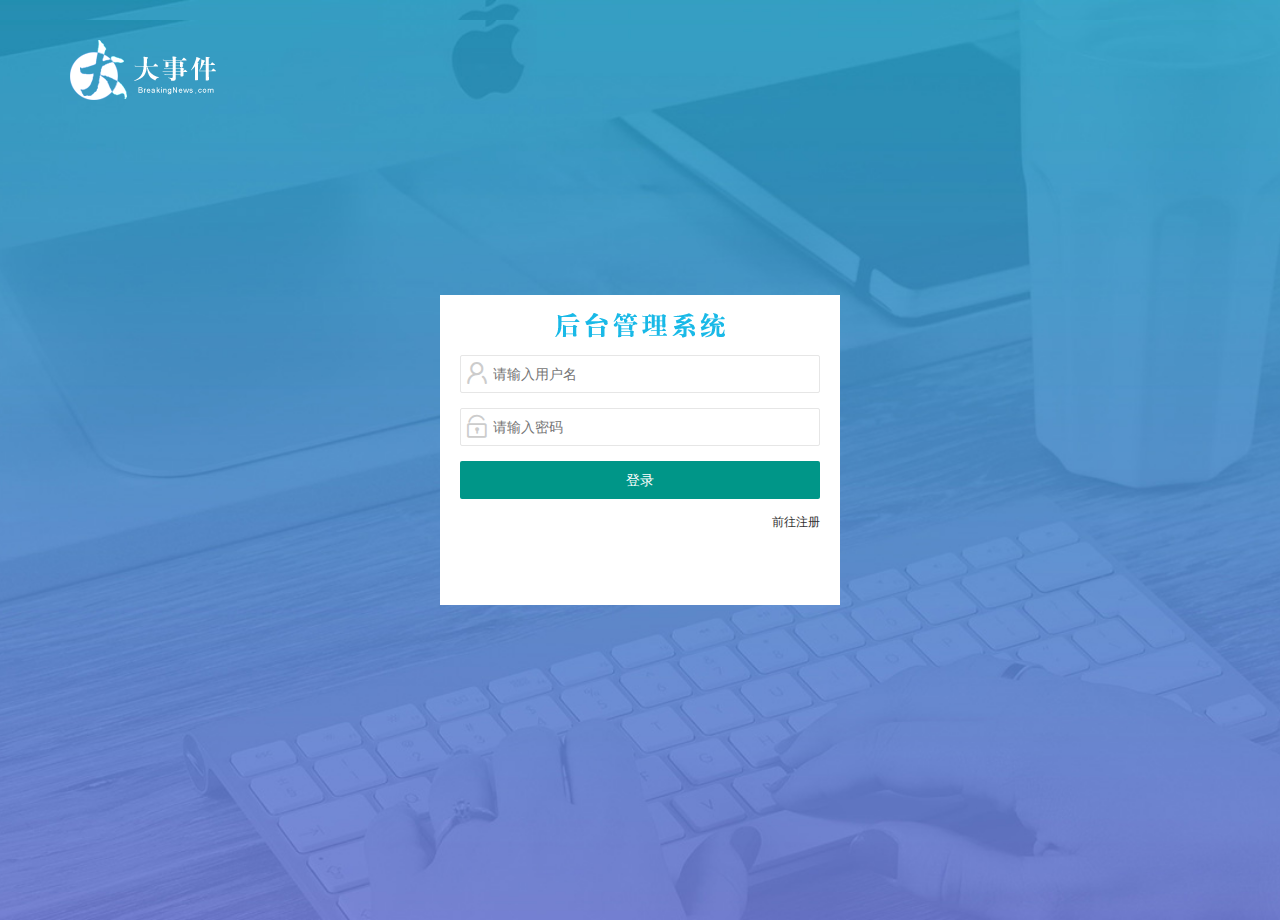
<file: login.html>
<!DOCTYPE html>
<html lang="en">
<head>
    <meta charset="UTF-8">
    <meta name="viewport" content="width=device-width, initial-scale=1.0">
    <title>登陆页面</title>
    <link rel="stylesheet" href="/assets/lib/layui/css/layui.css">
    <link rel="stylesheet" href="/assets/css/login.css">
</head>
<body>
    <!-- logo -->
    <div class="logo layui-main">
        <img class="logo" src="/assets/images/logo.png" alt="logo">
    </div>
    <!-- login -->
    <div class="loginandreg">
        <!-- title -->
        <div class="title_box">
            
        </div>
        <div class="login_box">
            <form class="layui-form" id="login_form">
                <div class="layui-form-item">
                    <i class="layui-icon layui-icon-username" style="font-size: 26px; color: #ccc;"></i>
                    <input type="text" name="username" required  lay-verify="required" placeholder="请输入用户名" autocomplete="off" class="layui-input">
                </div>
                <div class="layui-form-item">
                    <i class="layui-icon layui-icon-password" style="font-size: 26px; color: #ccc;"></i>
                    <input type="password" name="password" required  lay-verify="required|psd" placeholder="请输入密码" autocomplete="off" class="layui-input">
                </div>
                <div class="layui-form-item">
                    <button class="layui-btn layui-btn-fluid" lay-submit lay-filter="formDemo">登录</button>
                </div>
                <div class="layui-form-item links">
                    <a href="javascript:;" id="toreg">前往注册</a>
                </div>
            </form>
            
        </div>
        <div class="reg_box">
            <form class="layui-form" id='form_reg'>
                <div class="layui-form-item">
                    <i class="layui-icon layui-icon-username" style="font-size: 26px; color: #ccc;"></i>
                    <input type="text" name="username" required  lay-verify="required" placeholder="请输入用户名" autocomplete="off" class="layui-input">
                </div>
                <div class="layui-form-item">
                    <i class="layui-icon layui-icon-password" style="font-size: 26px; color: #ccc;"></i>
                    <input type="password" name="password" required  lay-verify="required|psd" placeholder="请输入密码" autocomplete="off" class="layui-input">
                </div>
                <div class="layui-form-item">
                    <i class="layui-icon layui-icon-password" style="font-size: 26px; color: #ccc;"></i>
                    <input type="password" name="repassword" required  lay-verify="required|psd|repsd" placeholder="请再次输入密码" autocomplete="off" class="layui-input">
                </div>
                <div class="layui-form-item">
                    <button class="layui-btn layui-btn-fluid" lay-submit lay-filter="formDemo">注册</button>
                </div>
                <div class="layui-form-item links">
                    <a href="javascript:;" id="tologin">前往登录</a>
                </div>
            </form>
            
        </div>
    </div>
    <script src="/assets/lib/layui/layui.all.js"></script>
    <script src="/assets/lib/jquery.js"></script>
    <script src="/assets/js/baseapi.js"></script>
    <script src="/assets/js/login.js"></script>
</body>
</html>
</file>
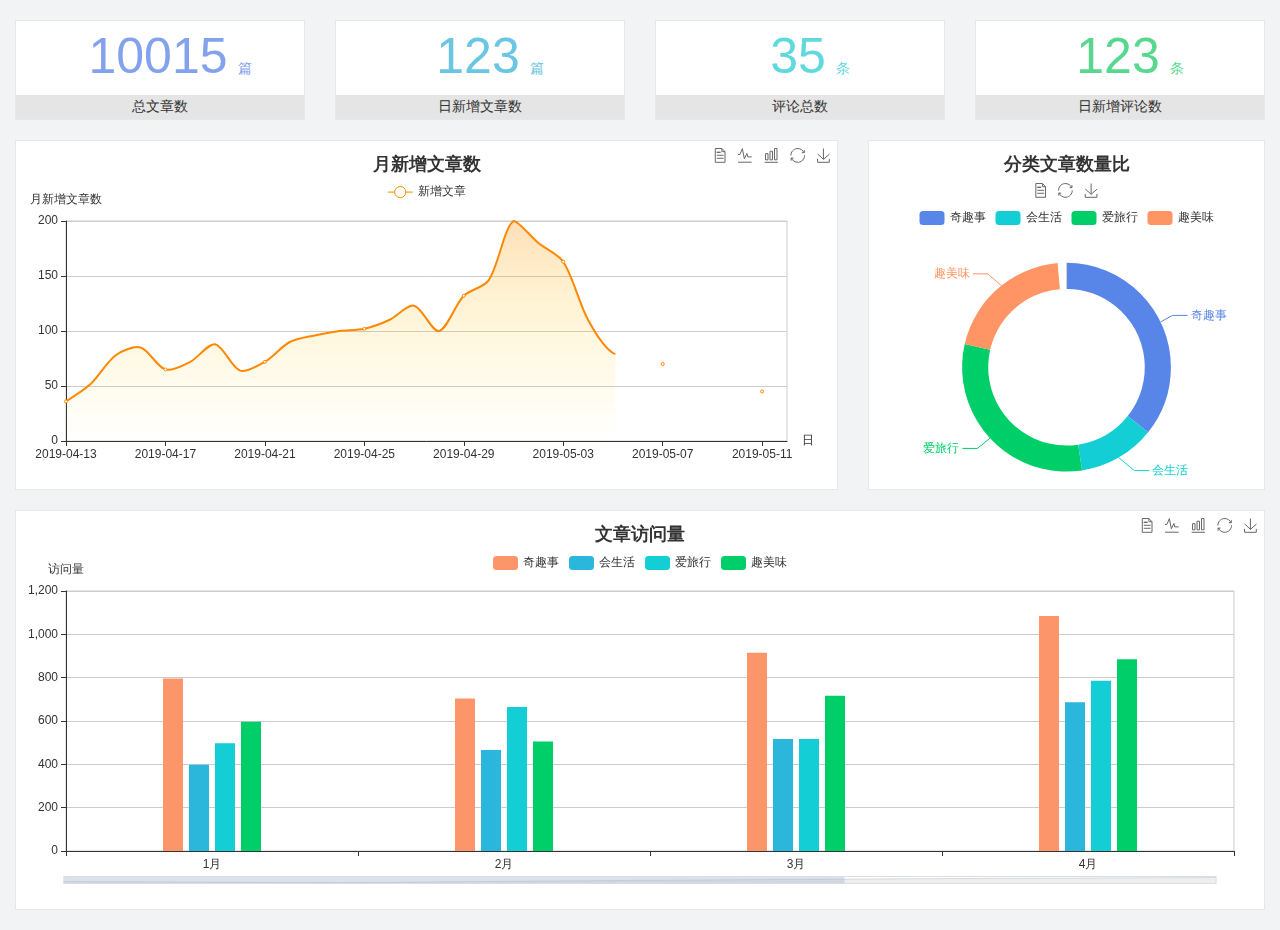
<file: home/dashboard.html>
<!DOCTYPE html>
<html lang="en">

<head>
  <meta charset="UTF-8">
  <meta name="viewport" content="width=device-width, initial-scale=1.0">
  <meta http-equiv="X-UA-Compatible" content="ie=edge">
  <title>图表统计</title>
  <link rel="stylesheet" href="../../assets/lib/bootstrap.css" />
  <link rel="stylesheet" href="../../assets/lib/main.css" />
  <script src="../../assets/lib/jquery.js"></script>
  <script type="text/javascript" src="../../assets/lib/echarts.min.js"></script>
</head>

<body>
  <div class="container-fluid">
    <div class="row spannel_list">
      <div class="col-sm-3 col-xs-6">
        <div class="spannel">
          <em>10015</em><span>篇</span>
          <b>总文章数</b>
        </div>
      </div>
      <div class="col-sm-3 col-xs-6">
        <div class="spannel scolor01">
          <em>123</em><span>篇</span>
          <b>日新增文章数</b>
        </div>
      </div>
      <div class="col-sm-3 col-xs-6">
        <div class="spannel scolor02">
          <em>35</em><span>条</span>
          <b>评论总数</b>
        </div>
      </div>
      <div class="col-sm-3 col-xs-6">
        <div class="spannel scolor03">
          <em>123</em><span>条</span>
          <b>日新增评论数</b>
        </div>
      </div>
    </div>
  </div>

  <div class="container-fluid">
    <div class="row curve-pie">
      <div class="col-lg-8 col-md-8">
        <div class="gragh_pannel" id="curve_show"></div>
      </div>
      <div class="col-lg-4 col-md-4">
        <div class="gragh_pannel" id="pie_show"></div>
      </div>
    </div>
  </div>

  <div class="container-fluid">
    <div class="column_pannel" id="column_show"></div>
  </div>

  <script>
    var oChart = echarts.init(document.getElementById('curve_show'));
    var aList_all = [
      { 'count': 36, 'date': '2019-04-13' },
      { 'count': 52, 'date': '2019-04-14' },
      { 'count': 78, 'date': '2019-04-15' },
      { 'count': 85, 'date': '2019-04-16' },
      { 'count': 65, 'date': '2019-04-17' },
      { 'count': 72, 'date': '2019-04-18' },
      { 'count': 88, 'date': '2019-04-19' },
      { 'count': 64, 'date': '2019-04-20' },
      { 'count': 72, 'date': '2019-04-21' },
      { 'count': 90, 'date': '2019-04-22' },
      { 'count': 96, 'date': '2019-04-23' },
      { 'count': 100, 'date': '2019-04-24' },
      { 'count': 102, 'date': '2019-04-25' },
      { 'count': 110, 'date': '2019-04-26' },
      { 'count': 123, 'date': '2019-04-27' },
      { 'count': 100, 'date': '2019-04-28' },
      { 'count': 132, 'date': '2019-04-29' },
      { 'count': 146, 'date': '2019-04-30' },
      { 'count': 200, 'date': '2019-05-01' },
      { 'count': 180, 'date': '2019-05-02' },
      { 'count': 163, 'date': '2019-05-03' },
      { 'count': 110, 'date': '2019-05-04' },
      { 'count': 80, 'date': '2019-05-05' },
      { 'count': 82, 'date': '2019-05-06' },
      { 'count': 70, 'date': '2019-05-07' },
      { 'count': 65, 'date': '2019-05-08' },
      { 'count': 54, 'date': '2019-05-09' },
      { 'count': 40, 'date': '2019-05-10' },
      { 'count': 45, 'date': '2019-05-11' },
      { 'count': 38, 'date': '2019-05-12' },
    ];

    let aCount = [];
    let aDate = [];

    for (var i = 0; i < aList_all.length; i++) {
      aCount.push(aList_all[i].count);
      aDate.push(aList_all[i].date);
    }

    var chartopt = {
      title: {
        text: '月新增文章数',
        left: 'center',
        top: '10'
      },
      tooltip: {
        trigger: 'axis'
      },
      legend: {
        data: ['新增文章'],
        top: '40'
      },
      toolbox: {
        show: true,
        feature: {
          mark: { show: true },
          dataView: { show: true, readOnly: false },
          magicType: { show: true, type: ['line', 'bar'] },
          restore: { show: true },
          saveAsImage: { show: true }
        }
      },
      calculable: true,
      xAxis: [
        {
          name: '日',
          type: 'category',
          boundaryGap: false,
          data: aDate
        }
      ],
      yAxis: [
        {
          name: '月新增文章数',
          type: 'value'
        }
      ],
      series: [
        {
          name: '新增文章',
          type: 'line',
          smooth: true,
          itemStyle: { normal: { areaStyle: { type: 'default' }, color: '#f80' }, lineStyle: { color: '#f80' } },
          data: aCount
        }],
      areaStyle: {
        normal: {
          color: new echarts.graphic.LinearGradient(0, 0, 0, 1, [{
            offset: 0,
            color: 'rgba(255,136,0,0.39)'
          }, {
            offset: .34,
            color: 'rgba(255,180,0,0.25)'
          }, {
            offset: 1,
            color: 'rgba(255,222,0,0.00)'
          }])

        }
      },
      grid: {
        show: true,
        x: 50,
        x2: 50,
        y: 80,
        height: 220
      }
    };

    oChart.setOption(chartopt);


    var oPie = echarts.init(document.getElementById('pie_show'));
    var oPieopt =
    {
      title: {
        top: 10,
        text: '分类文章数量比',
        x: 'center'
      },
      tooltip: {
        trigger: 'item',
        formatter: "{a} <br/>{b} : {c} ({d}%)"
      },
      color: ['#5885e8', '#13cfd5', '#00ce68', '#ff9565'],
      legend: {
        x: 'center',
        top: 65,
        data: ['奇趣事', '会生活', '爱旅行', '趣美味']
      },
      toolbox: {
        show: true,
        x: 'center',
        top: 35,
        feature: {
          mark: { show: true },
          dataView: { show: true, readOnly: false },
          magicType: {
            show: true,
            type: ['pie', 'funnel'],
            option: {
              funnel: {
                x: '25%',
                width: '50%',
                funnelAlign: 'left',
                max: 1548
              }
            }
          },
          restore: { show: true },
          saveAsImage: { show: true }
        }
      },
      calculable: true,
      series: [
        {
          name: '访问来源',
          type: 'pie',
          radius: ['45%', '60%'],
          center: ['50%', '65%'],
          data: [
            { value: 300, name: '奇趣事' },
            { value: 100, name: '会生活' },
            { value: 260, name: '爱旅行' },
            { value: 180, name: '趣美味' }
          ]
        }
      ]
    };
    oPie.setOption(oPieopt);



    var oColumn = this.echarts.init(document.getElementById('column_show'));
    var oColumnopt =
    {
      title: {
        text: '文章访问量',
        left: 'center',
        top: '10'
      },
      tooltip: {
        trigger: 'axis'
      },
      legend: {
        data: ['奇趣事', '会生活', '爱旅行', '趣美味'],
        top: '40'
      },
      toolbox: {
        show: true,
        feature: {
          mark: { show: true },
          dataView: { show: true, readOnly: false },
          magicType: { show: true, type: ['line', 'bar'] },
          restore: { show: true },
          saveAsImage: { show: true }
        }
      },
      calculable: true,
      xAxis: [
        {
          type: 'category',
          data: ['1月', '2月', '3月', '4月', '5月']
        }
      ],
      yAxis: [
        {
          name: '访问量',
          type: 'value'
        }
      ],
      series: [
        {
          name: '奇趣事',
          type: 'bar',
          barWidth: 20,
          itemStyle: {
            normal: { areaStyle: { type: 'default' }, color: '#fd956a' }
          },
          data: [800, 708, 920, 1090, 1200]
        },
        {
          name: '会生活',
          type: 'bar',
          barWidth: 20,
          itemStyle: {
            normal: { areaStyle: { type: 'default' }, color: '#2bb6db' }
          },
          data: [400, 468, 520, 690, 800]
        },
        {
          name: '爱旅行',
          type: 'bar',
          barWidth: 20,
          itemStyle: {
            normal: { areaStyle: { type: 'default' }, color: '#13cfd5' }
          },
          data: [500, 668, 520, 790, 900]
        },
        {
          name: '趣美味',
          type: 'bar',
          barWidth: 20,
          itemStyle: {
            normal: { areaStyle: { type: 'default' }, color: '#00ce68' }
          },
          data: [600, 508, 720, 890, 1000]
        }
      ],
      grid: {
        show: true,
        x: 50,
        x2: 30,
        y: 80,
        height: 260
      },
      dataZoom: [//给x轴设置滚动条
        {
          start: 0,//默认为0
          end: 100 - 1000 / 31,//默认为100
          type: 'slider',
          show: true,
          xAxisIndex: [0],
          handleSize: 0,//滑动条的 左右2个滑动条的大小
          height: 8,//组件高度
          left: 45, //左边的距离
          right: 50,//右边的距离
          bottom: 26,//右边的距离
          handleColor: '#ddd',//h滑动图标的颜色
          handleStyle: {
            borderColor: "#cacaca",
            borderWidth: "1",
            shadowBlur: 2,
            background: "#ddd",
            shadowColor: "#ddd",
          }
        }]
    };
    oColumn.setOption(oColumnopt);
  </script>
</body>

</html>
</file>
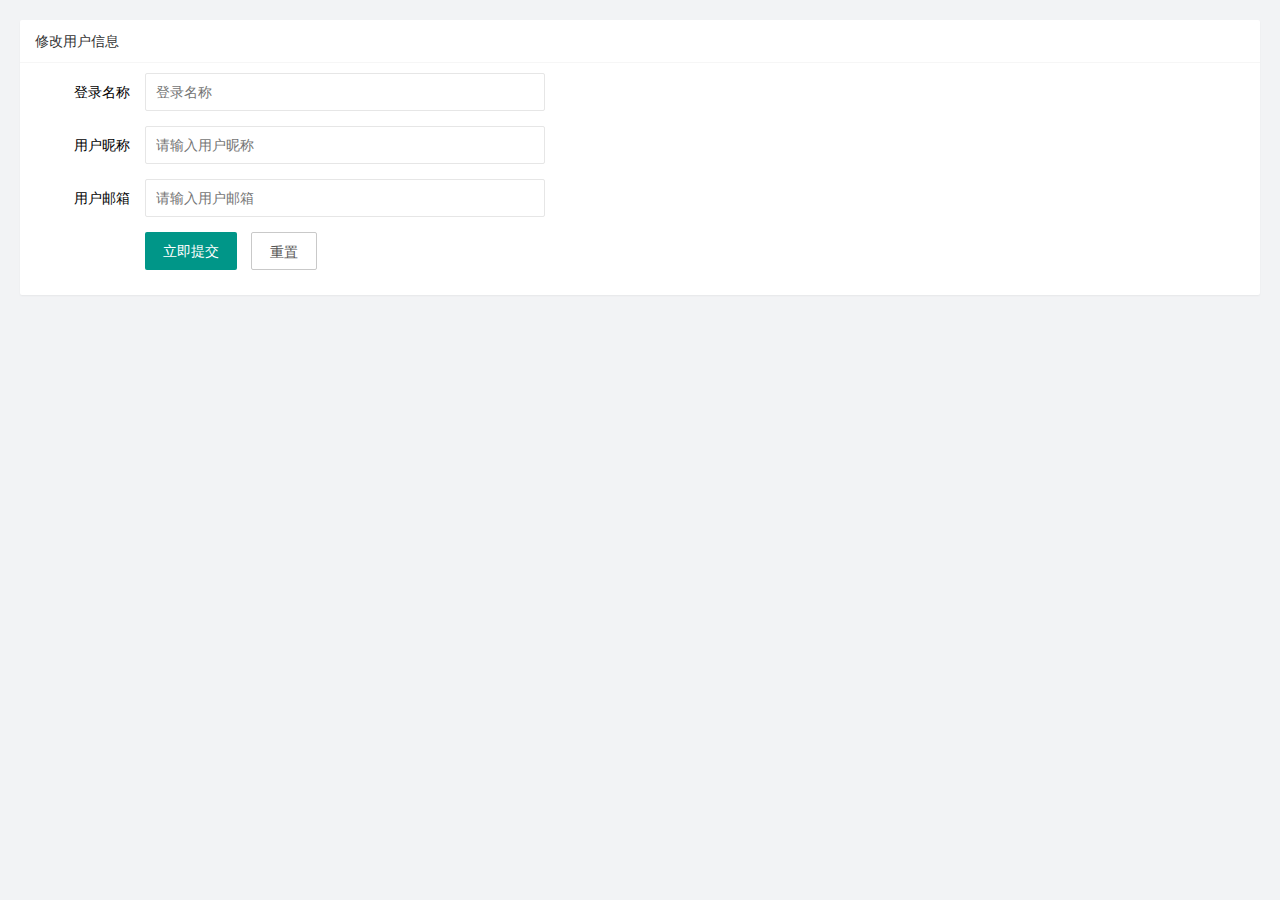
<file: user/user_info.html>
<!DOCTYPE html>
<html lang="en">
<head>
  <meta charset="UTF-8">
  <meta name="viewport" content="width=device-width, initial-scale=1.0">
  <title>个人资料</title>
  <link rel="stylesheet" href="/assets/lib/layui/css/layui.css">
  <link rel="stylesheet" href="/assets/css/user/user_info.css">
</head>
<body>
  <div class="layui-card">
    <div class="layui-card-header">修改用户信息</div>
    <div class="layui-card-body">
      <form class="layui-form" lay-filter="userinfo" id="changeuserinfo">
        <input type="hidden" name="id">
        <div class="layui-form-item">
          <label class="layui-form-label">登录名称</label>
          <div class="layui-input-block">
            <input type="text" name="username" required lay-verify="required" placeholder="登录名称" autocomplete="off"
              class="layui-input" disabled>
          </div>
        </div>
        <div class="layui-form-item">
          <label class="layui-form-label">用户昵称</label>
          <div class="layui-input-block">
            <input type="text" name="nickname" required lay-verify="required|nickname" placeholder="请输入用户昵称" autocomplete="off"
              class="layui-input">
          </div>
        </div>
        <div class="layui-form-item">
          <label class="layui-form-label">用户邮箱</label>
          <div class="layui-input-block">
            <input type="text" name="email" required lay-verify="required|email" placeholder="请输入用户邮箱" autocomplete="off"
              class="layui-input">
          </div>
        </div>
        <div class="layui-form-item">
          <div class="layui-input-block">
            <button class="layui-btn" lay-submit lay-filter="formDemo" >立即提交</button>
            <button type="reset" class="layui-btn layui-btn-primary" id="resetBtn">重置</button>
          </div>
        </div>
      </form>
    </div>
  </div>
  <script src="/assets/lib/jquery.js"></script>
  <script src="/assets/lib/layui/layui.all.js"></script>
  <script src="/assets/js/baseapi.js"></script>
  <script src="/assets/js/user/user_info.js"></script>
</body>
</html>
</file>
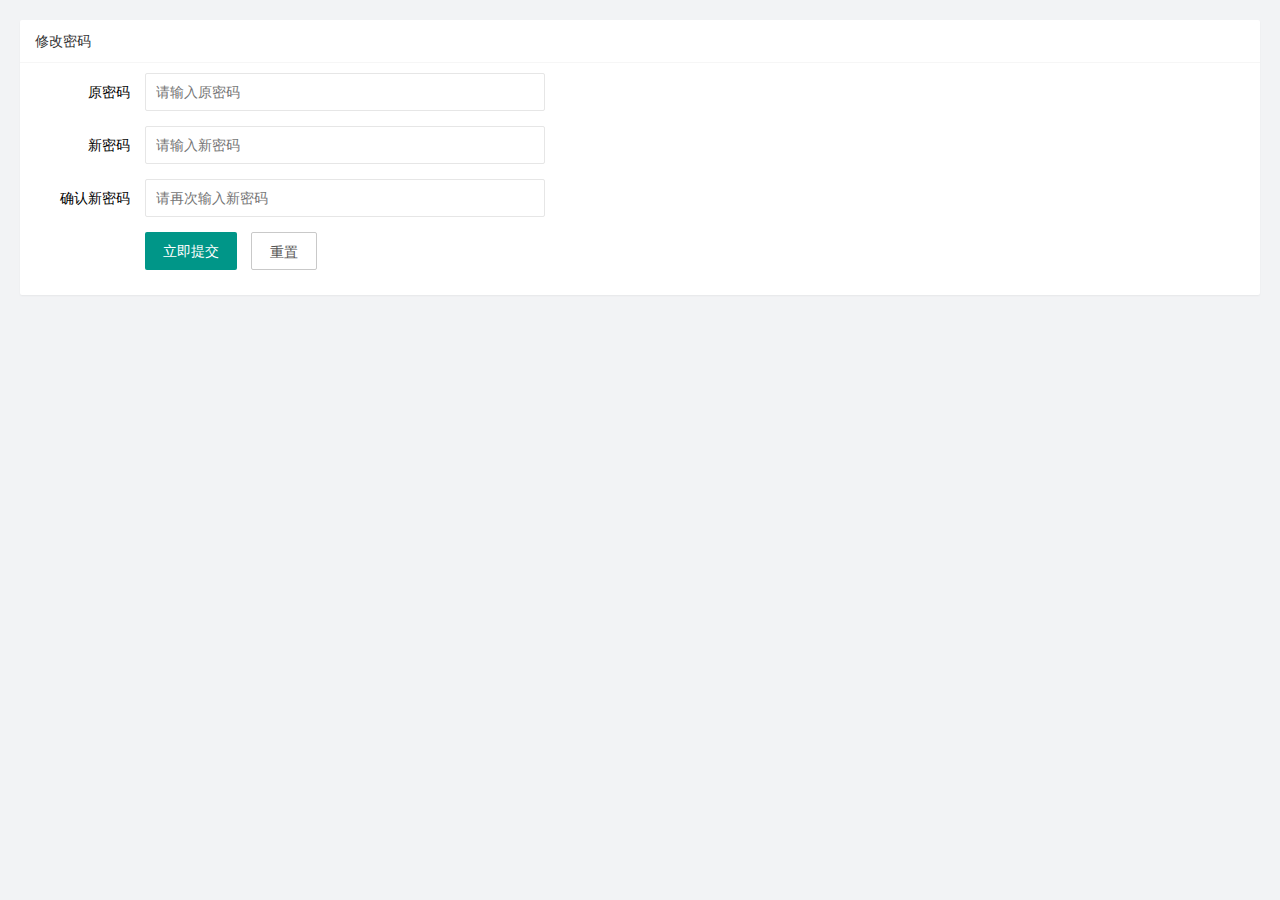
<file: user/user_psd.htm>
<!DOCTYPE html>
<html lang="en">
<head>
  <meta charset="UTF-8">
  <meta name="viewport" content="width=device-width, initial-scale=1.0">
  <title>重置密码</title>
  <link rel="stylesheet" href="/assets/lib/layui/css/layui.css">
  <link rel="stylesheet" href="/assets/css/user/user_psd.css">

</head>
<body>
  <div class="layui-card">
    <div class="layui-card-header">修改密码</div>
    <div class="layui-card-body">
      <form class="layui-form" lay-filter="userpsd" id="changeuserpsd">
        <div class="layui-form-item">
          <label class="layui-form-label">原密码</label>
          <div class="layui-input-block">
            <input type="password" name="oldPwd" required lay-verify="required|psd" placeholder="请输入原密码" autocomplete="off"
              class="layui-input">
          </div>
        </div>
        <div class="layui-form-item">
          <label class="layui-form-label">新密码</label>
          <div class="layui-input-block">
            <input type="password" name="newPwd" required lay-verify="required|psd|samePsd" placeholder="请输入新密码" autocomplete="off"
              class="layui-input">
          </div>
        </div>
        <div class="layui-form-item">
          <label class="layui-form-label">确认新密码</label>
          <div class="layui-input-block">
            <input type="password" name="reNewPwd" required lay-verify="required|psd|rePsd" placeholder="请再次输入新密码" autocomplete="off"
              class="layui-input">
          </div>
        </div>
        <div class="layui-form-item">
          <div class="layui-input-block">
            <button class="layui-btn" lay-submit lay-filter="formDemo" >立即提交</button>
            <button type="reset" class="layui-btn layui-btn-primary" id="resetBtn">重置</button>
          </div>
        </div>
      </form>
    </div>
  </div>
  <script src="/assets/lib/jquery.js"></script>
  <script src="/assets/lib/layui/layui.all.js"></script>
  <script src="/assets/js/baseapi.js"></script>
  <script src="/assets/js/user/user_psd.js"></script>
</html>
</file>
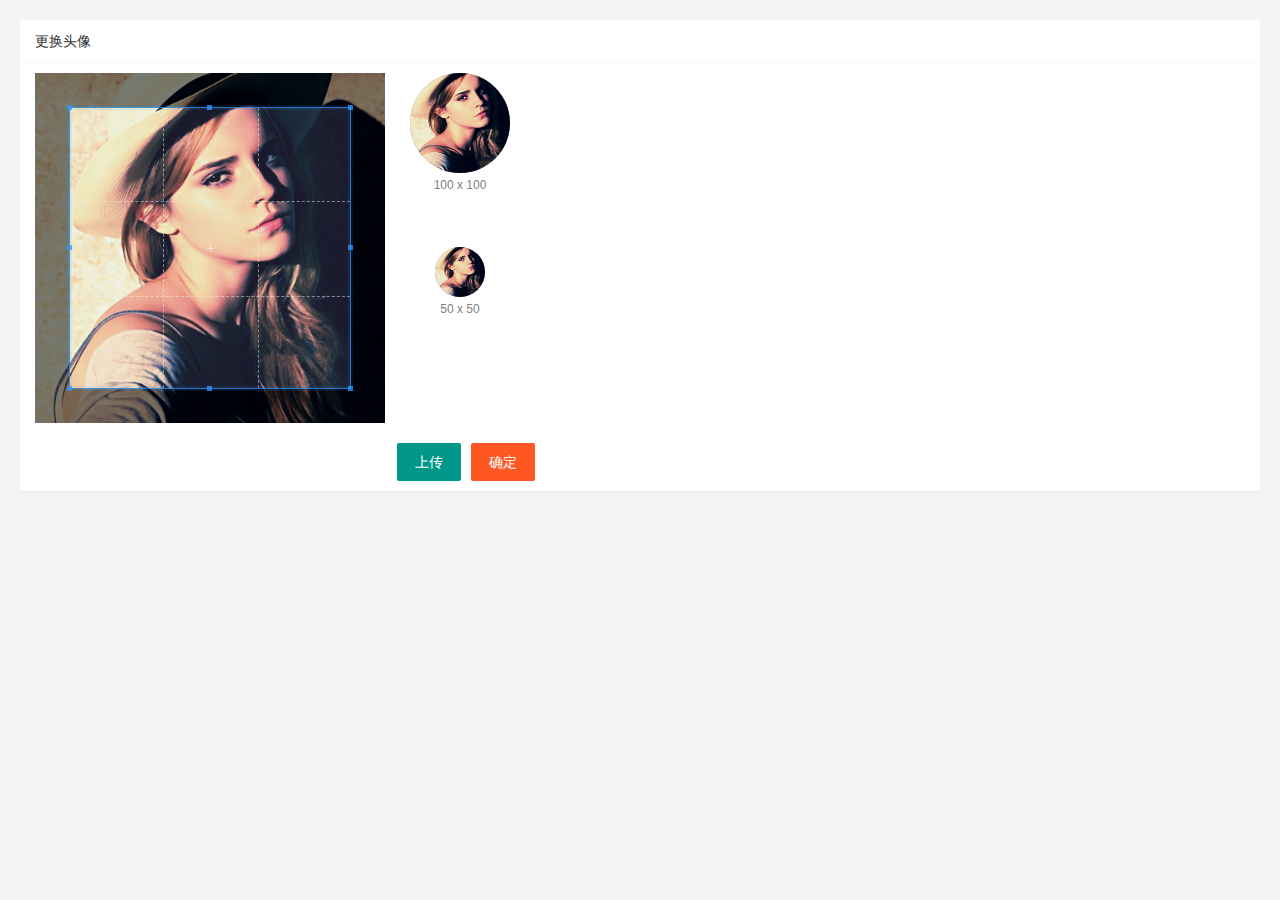
<file: user/user_touxiang.html>
<!DOCTYPE html>
<html lang="en">

<head>
  <meta charset="UTF-8">
  <meta name="viewport" content="width=device-width, initial-scale=1.0">
  <title>更换头像</title>
  <link rel="stylesheet" href="/assets/lib/layui/css/layui.css">
  <link rel="stylesheet" href="/assets/lib/cropper/cropper.css" />
  <link rel="stylesheet" href="/assets/css/user/user_touxiang.css">
</head>

<body>
  <div class="layui-card">
    <div class="layui-card-header">更换头像</div>
    <div class="layui-card-body">
      <!-- 第一行的图片裁剪和预览区域 -->
      <div class="row1">
        <!-- 图片裁剪区域 -->
        <div class="cropper-box">
          <!-- 这个 img 标签很重要，将来会把它初始化为裁剪区域 -->
          <img id="image" src="/assets/images/sample.jpg" />
        </div>
        <!-- 图片的预览区域 -->
        <div class="preview-box">
          <div>
            <!-- 宽高为 100px 的预览区域 -->
            <div class="img-preview w100"></div>
            <p class="size">100 x 100</p>
          </div>
          <div>
            <!-- 宽高为 50px 的预览区域 -->
            <div class="img-preview w50"></div>
            <p class="size">50 x 50</p>
          </div>
        </div>
      </div>

      <!-- 第二行的按钮区域 -->
      <div class="row2">
        <input type="file" id="file" accept="image/png,image/jpeg">
        <button type="button" class="layui-btn" id="choseimg">上传</button>
        <button type="button" class="layui-btn layui-btn-danger" id="sure">确定</button>
      </div>
    </div>
  </div>
  <script src="/assets/lib/layui/layui.all.js"></script>
  <script src="/assets/lib/jquery.js"></script>
  <script src="/assets/lib/cropper/Cropper.js"></script>
  <script src="/assets/lib/cropper/jquery-cropper.js"></script>
  <script src="/assets/js/baseapi.js"></script>  
  <script src="/assets/js/user/user_touxiang.js"></script>
</body>

</html>
</file>
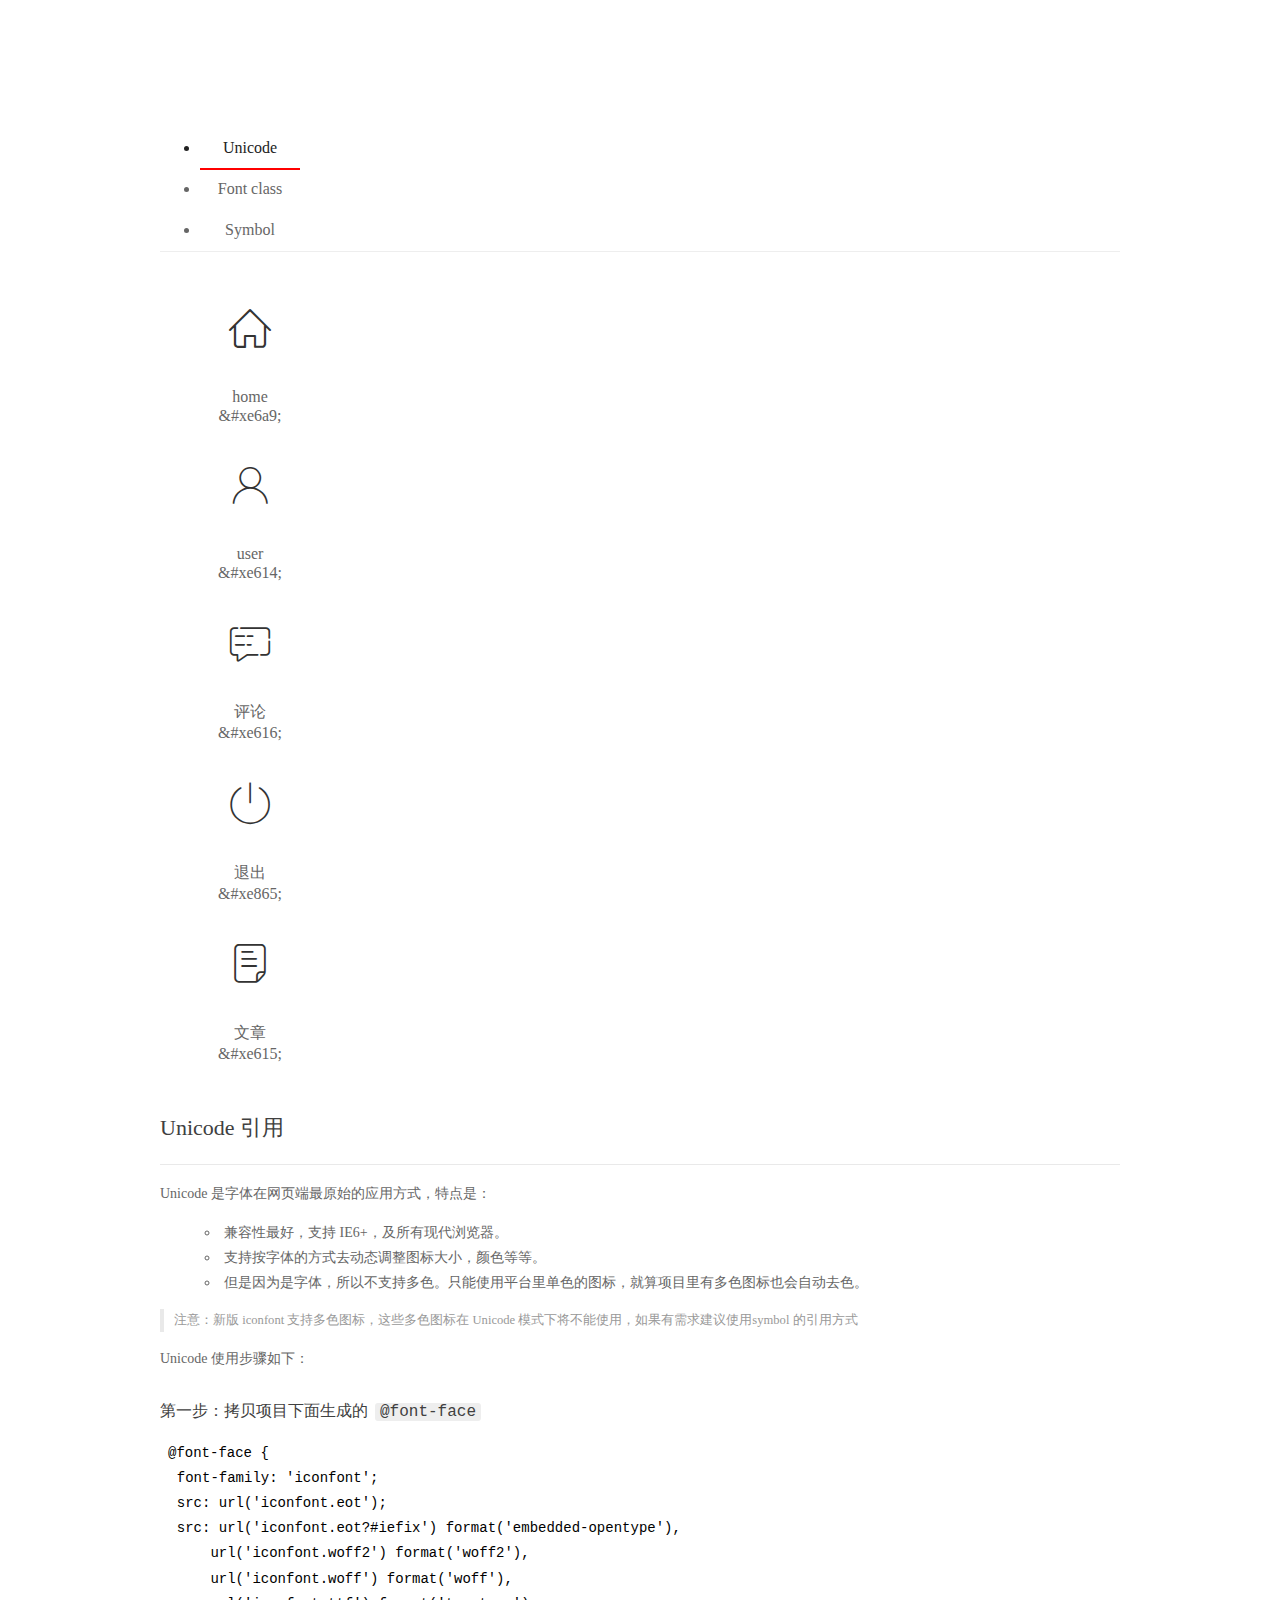
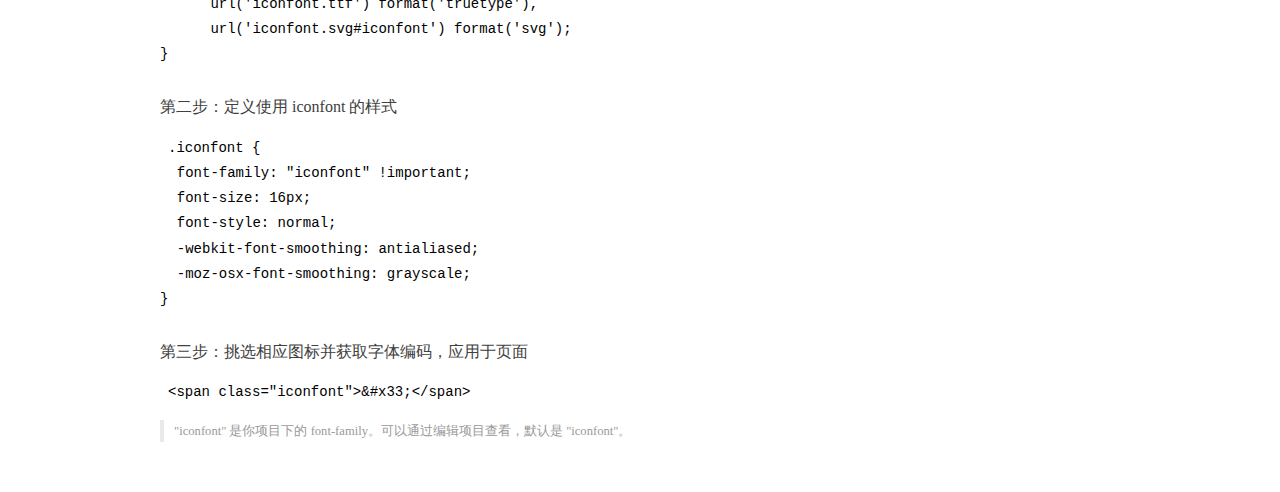
<file: assets/fonts/demo_index.html>
<!DOCTYPE html>
<html>
<head>
  <meta charset="utf-8"/>
  <title>IconFont Demo</title>
  <link rel="shortcut icon" href="https://gtms04.alicdn.com/tps/i4/TB1_oz6GVXXXXaFXpXXJDFnIXXX-64-64.ico" type="image/x-icon"/>
  <link rel="stylesheet" href="https://g.alicdn.com/thx/cube/1.3.2/cube.min.css">
  <link rel="stylesheet" href="demo.css">
  <link rel="stylesheet" href="iconfont.css">
  <script src="iconfont.js"></script>
  <!-- jQuery -->
  <script src="https://a1.alicdn.com/oss/uploads/2018/12/26/7bfddb60-08e8-11e9-9b04-53e73bb6408b.js"></script>
  <!-- 代码高亮 -->
  <script src="https://a1.alicdn.com/oss/uploads/2018/12/26/a3f714d0-08e6-11e9-8a15-ebf944d7534c.js"></script>
</head>
<body>
  <div class="main">
    <h1 class="logo"><a href="https://www.iconfont.cn/" title="iconfont 首页" target="_blank">&#xe86b;</a></h1>
    <div class="nav-tabs">
      <ul id="tabs" class="dib-box">
        <li class="dib active"><span>Unicode</span></li>
        <li class="dib"><span>Font class</span></li>
        <li class="dib"><span>Symbol</span></li>
      </ul>
      
    </div>
    <div class="tab-container">
      <div class="content unicode" style="display: block;">
          <ul class="icon_lists dib-box">
          
            <li class="dib">
              <span class="icon iconfont">&#xe6a9;</span>
                <div class="name">home</div>
                <div class="code-name">&amp;#xe6a9;</div>
              </li>
          
            <li class="dib">
              <span class="icon iconfont">&#xe614;</span>
                <div class="name">user</div>
                <div class="code-name">&amp;#xe614;</div>
              </li>
          
            <li class="dib">
              <span class="icon iconfont">&#xe616;</span>
                <div class="name">评论</div>
                <div class="code-name">&amp;#xe616;</div>
              </li>
          
            <li class="dib">
              <span class="icon iconfont">&#xe865;</span>
                <div class="name">退出</div>
                <div class="code-name">&amp;#xe865;</div>
              </li>
          
            <li class="dib">
              <span class="icon iconfont">&#xe615;</span>
                <div class="name">文章</div>
                <div class="code-name">&amp;#xe615;</div>
              </li>
          
          </ul>
          <div class="article markdown">
          <h2 id="unicode-">Unicode 引用</h2>
          <hr>

          <p>Unicode 是字体在网页端最原始的应用方式，特点是：</p>
          <ul>
            <li>兼容性最好，支持 IE6+，及所有现代浏览器。</li>
            <li>支持按字体的方式去动态调整图标大小，颜色等等。</li>
            <li>但是因为是字体，所以不支持多色。只能使用平台里单色的图标，就算项目里有多色图标也会自动去色。</li>
          </ul>
          <blockquote>
            <p>注意：新版 iconfont 支持多色图标，这些多色图标在 Unicode 模式下将不能使用，如果有需求建议使用symbol 的引用方式</p>
          </blockquote>
          <p>Unicode 使用步骤如下：</p>
          <h3 id="-font-face">第一步：拷贝项目下面生成的 <code>@font-face</code></h3>
<pre><code class="language-css"
>@font-face {
  font-family: 'iconfont';
  src: url('iconfont.eot');
  src: url('iconfont.eot?#iefix') format('embedded-opentype'),
      url('iconfont.woff2') format('woff2'),
      url('iconfont.woff') format('woff'),
      url('iconfont.ttf') format('truetype'),
      url('iconfont.svg#iconfont') format('svg');
}
</code></pre>
          <h3 id="-iconfont-">第二步：定义使用 iconfont 的样式</h3>
<pre><code class="language-css"
>.iconfont {
  font-family: "iconfont" !important;
  font-size: 16px;
  font-style: normal;
  -webkit-font-smoothing: antialiased;
  -moz-osx-font-smoothing: grayscale;
}
</code></pre>
          <h3 id="-">第三步：挑选相应图标并获取字体编码，应用于页面</h3>
<pre>
<code class="language-html"
>&lt;span class="iconfont"&gt;&amp;#x33;&lt;/span&gt;
</code></pre>
          <blockquote>
            <p>"iconfont" 是你项目下的 font-family。可以通过编辑项目查看，默认是 "iconfont"。</p>
          </blockquote>
          </div>
      </div>
      <div class="content font-class">
        <ul class="icon_lists dib-box">
          
          <li class="dib">
            <span class="icon iconfont icon-home"></span>
            <div class="name">
              home
            </div>
            <div class="code-name">.icon-home
            </div>
          </li>
          
          <li class="dib">
            <span class="icon iconfont icon-user"></span>
            <div class="name">
              user
            </div>
            <div class="code-name">.icon-user
            </div>
          </li>
          
          <li class="dib">
            <span class="icon iconfont icon-pinglun"></span>
            <div class="name">
              评论
            </div>
            <div class="code-name">.icon-pinglun
            </div>
          </li>
          
          <li class="dib">
            <span class="icon iconfont icon-tuichu"></span>
            <div class="name">
              退出
            </div>
            <div class="code-name">.icon-tuichu
            </div>
          </li>
          
          <li class="dib">
            <span class="icon iconfont icon-16"></span>
            <div class="name">
              文章
            </div>
            <div class="code-name">.icon-16
            </div>
          </li>
          
        </ul>
        <div class="article markdown">
        <h2 id="font-class-">font-class 引用</h2>
        <hr>

        <p>font-class 是 Unicode 使用方式的一种变种，主要是解决 Unicode 书写不直观，语意不明确的问题。</p>
        <p>与 Unicode 使用方式相比，具有如下特点：</p>
        <ul>
          <li>兼容性良好，支持 IE8+，及所有现代浏览器。</li>
          <li>相比于 Unicode 语意明确，书写更直观。可以很容易分辨这个 icon 是什么。</li>
          <li>因为使用 class 来定义图标，所以当要替换图标时，只需要修改 class 里面的 Unicode 引用。</li>
          <li>不过因为本质上还是使用的字体，所以多色图标还是不支持的。</li>
        </ul>
        <p>使用步骤如下：</p>
        <h3 id="-fontclass-">第一步：引入项目下面生成的 fontclass 代码：</h3>
<pre><code class="language-html">&lt;link rel="stylesheet" href="./iconfont.css"&gt;
</code></pre>
        <h3 id="-">第二步：挑选相应图标并获取类名，应用于页面：</h3>
<pre><code class="language-html">&lt;span class="iconfont icon-xxx"&gt;&lt;/span&gt;
</code></pre>
        <blockquote>
          <p>"
            iconfont" 是你项目下的 font-family。可以通过编辑项目查看，默认是 "iconfont"。</p>
        </blockquote>
      </div>
      </div>
      <div class="content symbol">
          <ul class="icon_lists dib-box">
          
            <li class="dib">
                <svg class="icon svg-icon" aria-hidden="true">
                  <use xlink:href="#icon-home"></use>
                </svg>
                <div class="name">home</div>
                <div class="code-name">#icon-home</div>
            </li>
          
            <li class="dib">
                <svg class="icon svg-icon" aria-hidden="true">
                  <use xlink:href="#icon-user"></use>
                </svg>
                <div class="name">user</div>
                <div class="code-name">#icon-user</div>
            </li>
          
            <li class="dib">
                <svg class="icon svg-icon" aria-hidden="true">
                  <use xlink:href="#icon-pinglun"></use>
                </svg>
                <div class="name">评论</div>
                <div class="code-name">#icon-pinglun</div>
            </li>
          
            <li class="dib">
                <svg class="icon svg-icon" aria-hidden="true">
                  <use xlink:href="#icon-tuichu"></use>
                </svg>
                <div class="name">退出</div>
                <div class="code-name">#icon-tuichu</div>
            </li>
          
            <li class="dib">
                <svg class="icon svg-icon" aria-hidden="true">
                  <use xlink:href="#icon-16"></use>
                </svg>
                <div class="name">文章</div>
                <div class="code-name">#icon-16</div>
            </li>
          
          </ul>
          <div class="article markdown">
          <h2 id="symbol-">Symbol 引用</h2>
          <hr>

          <p>这是一种全新的使用方式，应该说这才是未来的主流，也是平台目前推荐的用法。相关介绍可以参考这篇<a href="">文章</a>
            这种用法其实是做了一个 SVG 的集合，与另外两种相比具有如下特点：</p>
          <ul>
            <li>支持多色图标了，不再受单色限制。</li>
            <li>通过一些技巧，支持像字体那样，通过 <code>font-size</code>, <code>color</code> 来调整样式。</li>
            <li>兼容性较差，支持 IE9+，及现代浏览器。</li>
            <li>浏览器渲染 SVG 的性能一般，还不如 png。</li>
          </ul>
          <p>使用步骤如下：</p>
          <h3 id="-symbol-">第一步：引入项目下面生成的 symbol 代码：</h3>
<pre><code class="language-html">&lt;script src="./iconfont.js"&gt;&lt;/script&gt;
</code></pre>
          <h3 id="-css-">第二步：加入通用 CSS 代码（引入一次就行）：</h3>
<pre><code class="language-html">&lt;style&gt;
.icon {
  width: 1em;
  height: 1em;
  vertical-align: -0.15em;
  fill: currentColor;
  overflow: hidden;
}
&lt;/style&gt;
</code></pre>
          <h3 id="-">第三步：挑选相应图标并获取类名，应用于页面：</h3>
<pre><code class="language-html">&lt;svg class="icon" aria-hidden="true"&gt;
  &lt;use xlink:href="#icon-xxx"&gt;&lt;/use&gt;
&lt;/svg&gt;
</code></pre>
          </div>
      </div>

    </div>
  </div>
  <script>
  $(document).ready(function () {
      $('.tab-container .content:first').show()

      $('#tabs li').click(function (e) {
        var tabContent = $('.tab-container .content')
        var index = $(this).index()

        if ($(this).hasClass('active')) {
          return
        } else {
          $('#tabs li').removeClass('active')
          $(this).addClass('active')

          tabContent.hide().eq(index).fadeIn()
        }
      })
    })
  </script>
</body>
</html>
</file>
<file: assets/lib/layui/css/layui.css>
/** layui-v2.5.5 MIT License By https://www.layui.com */
 .layui-inline,img{display:inline-block;vertical-align:middle}h1,h2,h3,h4,h5,h6{font-weight:400}.layui-edge,.layui-header,.layui-inline,.layui-main{position:relative}.layui-body,.layui-edge,.layui-elip{overflow:hidden}.layui-btn,.layui-edge,.layui-inline,img{vertical-align:middle}.layui-btn,.layui-disabled,.layui-icon,.layui-unselect{-moz-user-select:none;-webkit-user-select:none;-ms-user-select:none}.layui-elip,.layui-form-checkbox span,.layui-form-pane .layui-form-label{text-overflow:ellipsis;white-space:nowrap}.layui-breadcrumb,.layui-tree-btnGroup{visibility:hidden}blockquote,body,button,dd,div,dl,dt,form,h1,h2,h3,h4,h5,h6,input,li,ol,p,pre,td,textarea,th,ul{margin:0;padding:0;-webkit-tap-highlight-color:rgba(0,0,0,0)}a:active,a:hover{outline:0}img{border:none}li{list-style:none}table{border-collapse:collapse;border-spacing:0}h4,h5,h6{font-size:100%}button,input,optgroup,option,select,textarea{font-family:inherit;font-size:inherit;font-style:inherit;font-weight:inherit;outline:0}pre{white-space:pre-wrap;white-space:-moz-pre-wrap;white-space:-pre-wrap;white-space:-o-pre-wrap;word-wrap:break-word}body{line-height:24px;font:14px Helvetica Neue,Helvetica,PingFang SC,Tahoma,Arial,sans-serif}hr{height:1px;margin:10px 0;border:0;clear:both}a{color:#333;text-decoration:none}a:hover{color:#777}a cite{font-style:normal;*cursor:pointer}.layui-border-box,.layui-border-box *{box-sizing:border-box}.layui-box,.layui-box *{box-sizing:content-box}.layui-clear{clear:both;*zoom:1}.layui-clear:after{content:'\20';clear:both;*zoom:1;display:block;height:0}.layui-inline{*display:inline;*zoom:1}.layui-edge{display:inline-block;width:0;height:0;border-width:6px;border-style:dashed;border-color:transparent}.layui-edge-top{top:-4px;border-bottom-color:#999;border-bottom-style:solid}.layui-edge-right{border-left-color:#999;border-left-style:solid}.layui-edge-bottom{top:2px;border-top-color:#999;border-top-style:solid}.layui-edge-left{border-right-color:#999;border-right-style:solid}.layui-disabled,.layui-disabled:hover{color:#d2d2d2!important;cursor:not-allowed!important}.layui-circle{border-radius:100%}.layui-show{display:block!important}.layui-hide{display:none!important}@font-face{font-family:layui-icon;src:url(../font/iconfont.eot?v=250);src:url(../font/iconfont.eot?v=250#iefix) format('embedded-opentype'),url(../font/iconfont.woff2?v=250) format('woff2'),url(../font/iconfont.woff?v=250) format('woff'),url(../font/iconfont.ttf?v=250) format('truetype'),url(../font/iconfont.svg?v=250#layui-icon) format('svg')}.layui-icon{font-family:layui-icon!important;font-size:16px;font-style:normal;-webkit-font-smoothing:antialiased;-moz-osx-font-smoothing:grayscale}.layui-icon-reply-fill:before{content:"\e611"}.layui-icon-set-fill:before{content:"\e614"}.layui-icon-menu-fill:before{content:"\e60f"}.layui-icon-search:before{content:"\e615"}.layui-icon-share:before{content:"\e641"}.layui-icon-set-sm:before{content:"\e620"}.layui-icon-engine:before{content:"\e628"}.layui-icon-close:before{content:"\1006"}.layui-icon-close-fill:before{content:"\1007"}.layui-icon-chart-screen:before{content:"\e629"}.layui-icon-star:before{content:"\e600"}.layui-icon-circle-dot:before{content:"\e617"}.layui-icon-chat:before{content:"\e606"}.layui-icon-release:before{content:"\e609"}.layui-icon-list:before{content:"\e60a"}.layui-icon-chart:before{content:"\e62c"}.layui-icon-ok-circle:before{content:"\1005"}.layui-icon-layim-theme:before{content:"\e61b"}.layui-icon-table:before{content:"\e62d"}.layui-icon-right:before{content:"\e602"}.layui-icon-left:before{content:"\e603"}.layui-icon-cart-simple:before{content:"\e698"}.layui-icon-face-cry:before{content:"\e69c"}.layui-icon-face-smile:before{content:"\e6af"}.layui-icon-survey:before{content:"\e6b2"}.layui-icon-tree:before{content:"\e62e"}.layui-icon-upload-circle:before{content:"\e62f"}.layui-icon-add-circle:before{content:"\e61f"}.layui-icon-download-circle:before{content:"\e601"}.layui-icon-templeate-1:before{content:"\e630"}.layui-icon-util:before{content:"\e631"}.layui-icon-face-surprised:before{content:"\e664"}.layui-icon-edit:before{content:"\e642"}.layui-icon-speaker:before{content:"\e645"}.layui-icon-down:before{content:"\e61a"}.layui-icon-file:before{content:"\e621"}.layui-icon-layouts:before{content:"\e632"}.layui-icon-rate-half:before{content:"\e6c9"}.layui-icon-add-circle-fine:before{content:"\e608"}.layui-icon-prev-circle:before{content:"\e633"}.layui-icon-read:before{content:"\e705"}.layui-icon-404:before{content:"\e61c"}.layui-icon-carousel:before{content:"\e634"}.layui-icon-help:before{content:"\e607"}.layui-icon-code-circle:before{content:"\e635"}.layui-icon-water:before{content:"\e636"}.layui-icon-username:before{content:"\e66f"}.layui-icon-find-fill:before{content:"\e670"}.layui-icon-about:before{content:"\e60b"}.layui-icon-location:before{content:"\e715"}.layui-icon-up:before{content:"\e619"}.layui-icon-pause:before{content:"\e651"}.layui-icon-date:before{content:"\e637"}.layui-icon-layim-uploadfile:before{content:"\e61d"}.layui-icon-delete:before{content:"\e640"}.layui-icon-play:before{content:"\e652"}.layui-icon-top:before{content:"\e604"}.layui-icon-friends:before{content:"\e612"}.layui-icon-refresh-3:before{content:"\e9aa"}.layui-icon-ok:before{content:"\e605"}.layui-icon-layer:before{content:"\e638"}.layui-icon-face-smile-fine:before{content:"\e60c"}.layui-icon-dollar:before{content:"\e659"}.layui-icon-group:before{content:"\e613"}.layui-icon-layim-download:before{content:"\e61e"}.layui-icon-picture-fine:before{content:"\e60d"}.layui-icon-link:before{content:"\e64c"}.layui-icon-diamond:before{content:"\e735"}.layui-icon-log:before{content:"\e60e"}.layui-icon-rate-solid:before{content:"\e67a"}.layui-icon-fonts-del:before{content:"\e64f"}.layui-icon-unlink:before{content:"\e64d"}.layui-icon-fonts-clear:before{content:"\e639"}.layui-icon-triangle-r:before{content:"\e623"}.layui-icon-circle:before{content:"\e63f"}.layui-icon-radio:before{content:"\e643"}.layui-icon-align-center:before{content:"\e647"}.layui-icon-align-right:before{content:"\e648"}.layui-icon-align-left:before{content:"\e649"}.layui-icon-loading-1:before{content:"\e63e"}.layui-icon-return:before{content:"\e65c"}.layui-icon-fonts-strong:before{content:"\e62b"}.layui-icon-upload:before{content:"\e67c"}.layui-icon-dialogue:before{content:"\e63a"}.layui-icon-video:before{content:"\e6ed"}.layui-icon-headset:before{content:"\e6fc"}.layui-icon-cellphone-fine:before{content:"\e63b"}.layui-icon-add-1:before{content:"\e654"}.layui-icon-face-smile-b:before{content:"\e650"}.layui-icon-fonts-html:before{content:"\e64b"}.layui-icon-form:before{content:"\e63c"}.layui-icon-cart:before{content:"\e657"}.layui-icon-camera-fill:before{content:"\e65d"}.layui-icon-tabs:before{content:"\e62a"}.layui-icon-fonts-code:before{content:"\e64e"}.layui-icon-fire:before{content:"\e756"}.layui-icon-set:before{content:"\e716"}.layui-icon-fonts-u:before{content:"\e646"}.layui-icon-triangle-d:before{content:"\e625"}.layui-icon-tips:before{content:"\e702"}.layui-icon-picture:before{content:"\e64a"}.layui-icon-more-vertical:before{content:"\e671"}.layui-icon-flag:before{content:"\e66c"}.layui-icon-loading:before{content:"\e63d"}.layui-icon-fonts-i:before{content:"\e644"}.layui-icon-refresh-1:before{content:"\e666"}.layui-icon-rmb:before{content:"\e65e"}.layui-icon-home:before{content:"\e68e"}.layui-icon-user:before{content:"\e770"}.layui-icon-notice:before{content:"\e667"}.layui-icon-login-weibo:before{content:"\e675"}.layui-icon-voice:before{content:"\e688"}.layui-icon-upload-drag:before{content:"\e681"}.layui-icon-login-qq:before{content:"\e676"}.layui-icon-snowflake:before{content:"\e6b1"}.layui-icon-file-b:before{content:"\e655"}.layui-icon-template:before{content:"\e663"}.layui-icon-auz:before{content:"\e672"}.layui-icon-console:before{content:"\e665"}.layui-icon-app:before{content:"\e653"}.layui-icon-prev:before{content:"\e65a"}.layui-icon-website:before{content:"\e7ae"}.layui-icon-next:before{content:"\e65b"}.layui-icon-component:before{content:"\e857"}.layui-icon-more:before{content:"\e65f"}.layui-icon-login-wechat:before{content:"\e677"}.layui-icon-shrink-right:before{content:"\e668"}.layui-icon-spread-left:before{content:"\e66b"}.layui-icon-camera:before{content:"\e660"}.layui-icon-note:before{content:"\e66e"}.layui-icon-refresh:before{content:"\e669"}.layui-icon-female:before{content:"\e661"}.layui-icon-male:before{content:"\e662"}.layui-icon-password:before{content:"\e673"}.layui-icon-senior:before{content:"\e674"}.layui-icon-theme:before{content:"\e66a"}.layui-icon-tread:before{content:"\e6c5"}.layui-icon-praise:before{content:"\e6c6"}.layui-icon-star-fill:before{content:"\e658"}.layui-icon-rate:before{content:"\e67b"}.layui-icon-template-1:before{content:"\e656"}.layui-icon-vercode:before{content:"\e679"}.layui-icon-cellphone:before{content:"\e678"}.layui-icon-screen-full:before{content:"\e622"}.layui-icon-screen-restore:before{content:"\e758"}.layui-icon-cols:before{content:"\e610"}.layui-icon-export:before{content:"\e67d"}.layui-icon-print:before{content:"\e66d"}.layui-icon-slider:before{content:"\e714"}.layui-icon-addition:before{content:"\e624"}.layui-icon-subtraction:before{content:"\e67e"}.layui-icon-service:before{content:"\e626"}.layui-icon-transfer:before{content:"\e691"}.layui-main{width:1140px;margin:0 auto}.layui-header{z-index:1000;height:60px}.layui-header a:hover{transition:all .5s;-webkit-transition:all .5s}.layui-side{position:fixed;left:0;top:0;bottom:0;z-index:999;width:200px;overflow-x:hidden}.layui-side-scroll{position:relative;width:220px;height:100%;overflow-x:hidden}.layui-body{position:absolute;left:200px;right:0;top:0;bottom:0;z-index:998;width:auto;overflow-y:auto;box-sizing:border-box}.layui-layout-body{overflow:hidden}.layui-layout-admin .layui-header{background-color:#23262E}.layui-layout-admin .layui-side{top:60px;width:200px;overflow-x:hidden}.layui-layout-admin .layui-body{position:fixed;top:60px;bottom:44px}.layui-layout-admin .layui-main{width:auto;margin:0 15px}.layui-layout-admin .layui-footer{position:fixed;left:200px;right:0;bottom:0;height:44px;line-height:44px;padding:0 15px;background-color:#eee}.layui-layout-admin .layui-logo{position:absolute;left:0;top:0;width:200px;height:100%;line-height:60px;text-align:center;color:#009688;font-size:16px}.layui-layout-admin .layui-header .layui-nav{background:0 0}.layui-layout-left{position:absolute!important;left:200px;top:0}.layui-layout-right{position:absolute!important;right:0;top:0}.layui-container{position:relative;margin:0 auto;padding:0 15px;box-sizing:border-box}.layui-fluid{position:relative;margin:0 auto;padding:0 15px}.layui-row:after,.layui-row:before{content:'';display:block;clear:both}.layui-col-lg1,.layui-col-lg10,.layui-col-lg11,.layui-col-lg12,.layui-col-lg2,.layui-col-lg3,.layui-col-lg4,.layui-col-lg5,.layui-col-lg6,.layui-col-lg7,.layui-col-lg8,.layui-col-lg9,.layui-col-md1,.layui-col-md10,.layui-col-md11,.layui-col-md12,.layui-col-md2,.layui-col-md3,.layui-col-md4,.layui-col-md5,.layui-col-md6,.layui-col-md7,.layui-col-md8,.layui-col-md9,.layui-col-sm1,.layui-col-sm10,.layui-col-sm11,.layui-col-sm12,.layui-col-sm2,.layui-col-sm3,.layui-col-sm4,.layui-col-sm5,.layui-col-sm6,.layui-col-sm7,.layui-col-sm8,.layui-col-sm9,.layui-col-xs1,.layui-col-xs10,.layui-col-xs11,.layui-col-xs12,.layui-col-xs2,.layui-col-xs3,.layui-col-xs4,.layui-col-xs5,.layui-col-xs6,.layui-col-xs7,.layui-col-xs8,.layui-col-xs9{position:relative;display:block;box-sizing:border-box}.layui-col-xs1,.layui-col-xs10,.layui-col-xs11,.layui-col-xs12,.layui-col-xs2,.layui-col-xs3,.layui-col-xs4,.layui-col-xs5,.layui-col-xs6,.layui-col-xs7,.layui-col-xs8,.layui-col-xs9{float:left}.layui-col-xs1{width:8.33333333%}.layui-col-xs2{width:16.66666667%}.layui-col-xs3{width:25%}.layui-col-xs4{width:33.33333333%}.layui-col-xs5{width:41.66666667%}.layui-col-xs6{width:50%}.layui-col-xs7{width:58.33333333%}.layui-col-xs8{width:66.66666667%}.layui-col-xs9{width:75%}.layui-col-xs10{width:83.33333333%}.layui-col-xs11{width:91.66666667%}.layui-col-xs12{width:100%}.layui-col-xs-offset1{margin-left:8.33333333%}.layui-col-xs-offset2{margin-left:16.66666667%}.layui-col-xs-offset3{margin-left:25%}.layui-col-xs-offset4{margin-left:33.33333333%}.layui-col-xs-offset5{margin-left:41.66666667%}.layui-col-xs-offset6{margin-left:50%}.layui-col-xs-offset7{margin-left:58.33333333%}.layui-col-xs-offset8{margin-left:66.66666667%}.layui-col-xs-offset9{margin-left:75%}.layui-col-xs-offset10{margin-left:83.33333333%}.layui-col-xs-offset11{margin-left:91.66666667%}.layui-col-xs-offset12{margin-left:100%}@media screen and (max-width:768px){.layui-hide-xs{display:none!important}.layui-show-xs-block{display:block!important}.layui-show-xs-inline{display:inline!important}.layui-show-xs-inline-block{display:inline-block!important}}@media screen and (min-width:768px){.layui-container{width:750px}.layui-hide-sm{display:none!important}.layui-show-sm-block{display:block!important}.layui-show-sm-inline{display:inline!important}.layui-show-sm-inline-block{display:inline-block!important}.layui-col-sm1,.layui-col-sm10,.layui-col-sm11,.layui-col-sm12,.layui-col-sm2,.layui-col-sm3,.layui-col-sm4,.layui-col-sm5,.layui-col-sm6,.layui-col-sm7,.layui-col-sm8,.layui-col-sm9{float:left}.layui-col-sm1{width:8.33333333%}.layui-col-sm2{width:16.66666667%}.layui-col-sm3{width:25%}.layui-col-sm4{width:33.33333333%}.layui-col-sm5{width:41.66666667%}.layui-col-sm6{width:50%}.layui-col-sm7{width:58.33333333%}.layui-col-sm8{width:66.66666667%}.layui-col-sm9{width:75%}.layui-col-sm10{width:83.33333333%}.layui-col-sm11{width:91.66666667%}.layui-col-sm12{width:100%}.layui-col-sm-offset1{margin-left:8.33333333%}.layui-col-sm-offset2{margin-left:16.66666667%}.layui-col-sm-offset3{margin-left:25%}.layui-col-sm-offset4{margin-left:33.33333333%}.layui-col-sm-offset5{margin-left:41.66666667%}.layui-col-sm-offset6{margin-left:50%}.layui-col-sm-offset7{margin-left:58.33333333%}.layui-col-sm-offset8{margin-left:66.66666667%}.layui-col-sm-offset9{margin-left:75%}.layui-col-sm-offset10{margin-left:83.33333333%}.layui-col-sm-offset11{margin-left:91.66666667%}.layui-col-sm-offset12{margin-left:100%}}@media screen and (min-width:992px){.layui-container{width:970px}.layui-hide-md{display:none!important}.layui-show-md-block{display:block!important}.layui-show-md-inline{display:inline!important}.layui-show-md-inline-block{display:inline-block!important}.layui-col-md1,.layui-col-md10,.layui-col-md11,.layui-col-md12,.layui-col-md2,.layui-col-md3,.layui-col-md4,.layui-col-md5,.layui-col-md6,.layui-col-md7,.layui-col-md8,.layui-col-md9{float:left}.layui-col-md1{width:8.33333333%}.layui-col-md2{width:16.66666667%}.layui-col-md3{width:25%}.layui-col-md4{width:33.33333333%}.layui-col-md5{width:41.66666667%}.layui-col-md6{width:50%}.layui-col-md7{width:58.33333333%}.layui-col-md8{width:66.66666667%}.layui-col-md9{width:75%}.layui-col-md10{width:83.33333333%}.layui-col-md11{width:91.66666667%}.layui-col-md12{width:100%}.layui-col-md-offset1{margin-left:8.33333333%}.layui-col-md-offset2{margin-left:16.66666667%}.layui-col-md-offset3{margin-left:25%}.layui-col-md-offset4{margin-left:33.33333333%}.layui-col-md-offset5{margin-left:41.66666667%}.layui-col-md-offset6{margin-left:50%}.layui-col-md-offset7{margin-left:58.33333333%}.layui-col-md-offset8{margin-left:66.66666667%}.layui-col-md-offset9{margin-left:75%}.layui-col-md-offset10{margin-left:83.33333333%}.layui-col-md-offset11{margin-left:91.66666667%}.layui-col-md-offset12{margin-left:100%}}@media screen and (min-width:1200px){.layui-container{width:1170px}.layui-hide-lg{display:none!important}.layui-show-lg-block{display:block!important}.layui-show-lg-inline{display:inline!important}.layui-show-lg-inline-block{display:inline-block!important}.layui-col-lg1,.layui-col-lg10,.layui-col-lg11,.layui-col-lg12,.layui-col-lg2,.layui-col-lg3,.layui-col-lg4,.layui-col-lg5,.layui-col-lg6,.layui-col-lg7,.layui-col-lg8,.layui-col-lg9{float:left}.layui-col-lg1{width:8.33333333%}.layui-col-lg2{width:16.66666667%}.layui-col-lg3{width:25%}.layui-col-lg4{width:33.33333333%}.layui-col-lg5{width:41.66666667%}.layui-col-lg6{width:50%}.layui-col-lg7{width:58.33333333%}.layui-col-lg8{width:66.66666667%}.layui-col-lg9{width:75%}.layui-col-lg10{width:83.33333333%}.layui-col-lg11{width:91.66666667%}.layui-col-lg12{width:100%}.layui-col-lg-offset1{margin-left:8.33333333%}.layui-col-lg-offset2{margin-left:16.66666667%}.layui-col-lg-offset3{margin-left:25%}.layui-col-lg-offset4{margin-left:33.33333333%}.layui-col-lg-offset5{margin-left:41.66666667%}.layui-col-lg-offset6{margin-left:50%}.layui-col-lg-offset7{margin-left:58.33333333%}.layui-col-lg-offset8{margin-left:66.66666667%}.layui-col-lg-offset9{margin-left:75%}.layui-col-lg-offset10{margin-left:83.33333333%}.layui-col-lg-offset11{margin-left:91.66666667%}.layui-col-lg-offset12{margin-left:100%}}.layui-col-space1{margin:-.5px}.layui-col-space1>*{padding:.5px}.layui-col-space3{margin:-1.5px}.layui-col-space3>*{padding:1.5px}.layui-col-space5{margin:-2.5px}.layui-col-space5>*{padding:2.5px}.layui-col-space8{margin:-3.5px}.layui-col-space8>*{padding:3.5px}.layui-col-space10{margin:-5px}.layui-col-space10>*{padding:5px}.layui-col-space12{margin:-6px}.layui-col-space12>*{padding:6px}.layui-col-space15{margin:-7.5px}.layui-col-space15>*{padding:7.5px}.layui-col-space18{margin:-9px}.layui-col-space18>*{padding:9px}.layui-col-space20{margin:-10px}.layui-col-space20>*{padding:10px}.layui-col-space22{margin:-11px}.layui-col-space22>*{padding:11px}.layui-col-space25{margin:-12.5px}.layui-col-space25>*{padding:12.5px}.layui-col-space30{margin:-15px}.layui-col-space30>*{padding:15px}.layui-btn,.layui-input,.layui-select,.layui-textarea,.layui-upload-button{outline:0;-webkit-appearance:none;transition:all .3s;-webkit-transition:all .3s;box-sizing:border-box}.layui-elem-quote{margin-bottom:10px;padding:15px;line-height:22px;border-left:5px solid #009688;border-radius:0 2px 2px 0;background-color:#f2f2f2}.layui-quote-nm{border-style:solid;border-width:1px 1px 1px 5px;background:0 0}.layui-elem-field{margin-bottom:10px;padding:0;border-width:1px;border-style:solid}.layui-elem-field legend{margin-left:20px;padding:0 10px;font-size:20px;font-weight:300}.layui-field-title{margin:10px 0 20px;border-width:1px 0 0}.layui-field-box{padding:10px 15px}.layui-field-title .layui-field-box{padding:10px 0}.layui-progress{position:relative;height:6px;border-radius:20px;background-color:#e2e2e2}.layui-progress-bar{position:absolute;left:0;top:0;width:0;max-width:100%;height:6px;border-radius:20px;text-align:right;background-color:#5FB878;transition:all .3s;-webkit-transition:all .3s}.layui-progress-big,.layui-progress-big .layui-progress-bar{height:18px;line-height:18px}.layui-progress-text{position:relative;top:-20px;line-height:18px;font-size:12px;color:#666}.layui-progress-big .layui-progress-text{position:static;padding:0 10px;color:#fff}.layui-collapse{border-width:1px;border-style:solid;border-radius:2px}.layui-colla-content,.layui-colla-item{border-top-width:1px;border-top-style:solid}.layui-colla-item:first-child{border-top:none}.layui-colla-title{position:relative;height:42px;line-height:42px;padding:0 15px 0 35px;color:#333;background-color:#f2f2f2;cursor:pointer;font-size:14px;overflow:hidden}.layui-colla-content{display:none;padding:10px 15px;line-height:22px;color:#666}.layui-colla-icon{position:absolute;left:15px;top:0;font-size:14px}.layui-card{margin-bottom:15px;border-radius:2px;background-color:#fff;box-shadow:0 1px 2px 0 rgba(0,0,0,.05)}.layui-card:last-child{margin-bottom:0}.layui-card-header{position:relative;height:42px;line-height:42px;padding:0 15px;border-bottom:1px solid #f6f6f6;color:#333;border-radius:2px 2px 0 0;font-size:14px}.layui-bg-black,.layui-bg-blue,.layui-bg-cyan,.layui-bg-green,.layui-bg-orange,.layui-bg-red{color:#fff!important}.layui-card-body{position:relative;padding:10px 15px;line-height:24px}.layui-card-body[pad15]{padding:15px}.layui-card-body[pad20]{padding:20px}.layui-card-body .layui-table{margin:5px 0}.layui-card .layui-tab{margin:0}.layui-panel-window{position:relative;padding:15px;border-radius:0;border-top:5px solid #E6E6E6;background-color:#fff}.layui-auxiliar-moving{position:fixed;left:0;right:0;top:0;bottom:0;width:100%;height:100%;background:0 0;z-index:9999999999}.layui-form-label,.layui-form-mid,.layui-form-select,.layui-input-block,.layui-input-inline,.layui-textarea{position:relative}.layui-bg-red{background-color:#FF5722!important}.layui-bg-orange{background-color:#FFB800!important}.layui-bg-green{background-color:#009688!important}.layui-bg-cyan{background-color:#2F4056!important}.layui-bg-blue{background-color:#1E9FFF!important}.layui-bg-black{background-color:#393D49!important}.layui-bg-gray{background-color:#eee!important;color:#666!important}.layui-badge-rim,.layui-colla-content,.layui-colla-item,.layui-collapse,.layui-elem-field,.layui-form-pane .layui-form-item[pane],.layui-form-pane .layui-form-label,.layui-input,.layui-layedit,.layui-layedit-tool,.layui-quote-nm,.layui-select,.layui-tab-bar,.layui-tab-card,.layui-tab-title,.layui-tab-title .layui-this:after,.layui-textarea{border-color:#e6e6e6}.layui-timeline-item:before,hr{background-color:#e6e6e6}.layui-text{line-height:22px;font-size:14px;color:#666}.layui-text h1,.layui-text h2,.layui-text h3{font-weight:500;color:#333}.layui-text h1{font-size:30px}.layui-text h2{font-size:24px}.layui-text h3{font-size:18px}.layui-text a:not(.layui-btn){color:#01AAED}.layui-text a:not(.layui-btn):hover{text-decoration:underline}.layui-text ul{padding:5px 0 5px 15px}.layui-text ul li{margin-top:5px;list-style-type:disc}.layui-text em,.layui-word-aux{color:#999!important;padding:0 5px!important}.layui-btn{display:inline-block;height:38px;line-height:38px;padding:0 18px;background-color:#009688;color:#fff;white-space:nowrap;text-align:center;font-size:14px;border:none;border-radius:2px;cursor:pointer}.layui-btn:hover{opacity:.8;filter:alpha(opacity=80);color:#fff}.layui-btn:active{opacity:1;filter:alpha(opacity=100)}.layui-btn+.layui-btn{margin-left:10px}.layui-btn-container{font-size:0}.layui-btn-container .layui-btn{margin-right:10px;margin-bottom:10px}.layui-btn-container .layui-btn+.layui-btn{margin-left:0}.layui-table .layui-btn-container .layui-btn{margin-bottom:9px}.layui-btn-radius{border-radius:100px}.layui-btn .layui-icon{margin-right:3px;font-size:18px;vertical-align:bottom;vertical-align:middle\9}.layui-btn-primary{border:1px solid #C9C9C9;background-color:#fff;color:#555}.layui-btn-primary:hover{border-color:#009688;color:#333}.layui-btn-normal{background-color:#1E9FFF}.layui-btn-warm{background-color:#FFB800}.layui-btn-danger{background-color:#FF5722}.layui-btn-checked{background-color:#5FB878}.layui-btn-disabled,.layui-btn-disabled:active,.layui-btn-disabled:hover{border:1px solid #e6e6e6;background-color:#FBFBFB;color:#C9C9C9;cursor:not-allowed;opacity:1}.layui-btn-lg{height:44px;line-height:44px;padding:0 25px;font-size:16px}.layui-btn-sm{height:30px;line-height:30px;padding:0 10px;font-size:12px}.layui-btn-sm i{font-size:16px!important}.layui-btn-xs{height:22px;line-height:22px;padding:0 5px;font-size:12px}.layui-btn-xs i{font-size:14px!important}.layui-btn-group{display:inline-block;vertical-align:middle;font-size:0}.layui-btn-group .layui-btn{margin-left:0!important;margin-right:0!important;border-left:1px solid rgba(255,255,255,.5);border-radius:0}.layui-btn-group .layui-btn-primary{border-left:none}.layui-btn-group .layui-btn-primary:hover{border-color:#C9C9C9;color:#009688}.layui-btn-group .layui-btn:first-child{border-left:none;border-radius:2px 0 0 2px}.layui-btn-group .layui-btn-primary:first-child{border-left:1px solid #c9c9c9}.layui-btn-group .layui-btn:last-child{border-radius:0 2px 2px 0}.layui-btn-group .layui-btn+.layui-btn{margin-left:0}.layui-btn-group+.layui-btn-group{margin-left:10px}.layui-btn-fluid{width:100%}.layui-input,.layui-select,.layui-textarea{height:38px;line-height:1.3;line-height:38px\9;border-width:1px;border-style:solid;background-color:#fff;border-radius:2px}.layui-input::-webkit-input-placeholder,.layui-select::-webkit-input-placeholder,.layui-textarea::-webkit-input-placeholder{line-height:1.3}.layui-input,.layui-textarea{display:block;width:100%;padding-left:10px}.layui-input:hover,.layui-textarea:hover{border-color:#D2D2D2!important}.layui-input:focus,.layui-textarea:focus{border-color:#C9C9C9!important}.layui-textarea{min-height:100px;height:auto;line-height:20px;padding:6px 10px;resize:vertical}.layui-select{padding:0 10px}.layui-form input[type=checkbox],.layui-form input[type=radio],.layui-form select{display:none}.layui-form [lay-ignore]{display:initial}.layui-form-item{margin-bottom:15px;clear:both;*zoom:1}.layui-form-item:after{content:'\20';clear:both;*zoom:1;display:block;height:0}.layui-form-label{float:left;display:block;padding:9px 15px;width:80px;font-weight:400;line-height:20px;text-align:right}.layui-form-label-col{display:block;float:none;padding:9px 0;line-height:20px;text-align:left}.layui-form-item .layui-inline{margin-bottom:5px;margin-right:10px}.layui-input-block{margin-left:110px;min-height:36px}.layui-input-inline{display:inline-block;vertical-align:middle}.layui-form-item .layui-input-inline{float:left;width:190px;margin-right:10px}.layui-form-text .layui-input-inline{width:auto}.layui-form-mid{float:left;display:block;padding:9px 0!important;line-height:20px;margin-right:10px}.layui-form-danger+.layui-form-select .layui-input,.layui-form-danger:focus{border-color:#FF5722!important}.layui-form-select .layui-input{padding-right:30px;cursor:pointer}.layui-form-select .layui-edge{position:absolute;right:10px;top:50%;margin-top:-3px;cursor:pointer;border-width:6px;border-top-color:#c2c2c2;border-top-style:solid;transition:all .3s;-webkit-transition:all .3s}.layui-form-select dl{display:none;position:absolute;left:0;top:42px;padding:5px 0;z-index:899;min-width:100%;border:1px solid #d2d2d2;max-height:300px;overflow-y:auto;background-color:#fff;border-radius:2px;box-shadow:0 2px 4px rgba(0,0,0,.12);box-sizing:border-box}.layui-form-select dl dd,.layui-form-select dl dt{padding:0 10px;line-height:36px;white-space:nowrap;overflow:hidden;text-overflow:ellipsis}.layui-form-select dl dt{font-size:12px;color:#999}.layui-form-select dl dd{cursor:pointer}.layui-form-select dl dd:hover{background-color:#f2f2f2;-webkit-transition:.5s all;transition:.5s all}.layui-form-select .layui-select-group dd{padding-left:20px}.layui-form-select dl dd.layui-select-tips{padding-left:10px!important;color:#999}.layui-form-select dl dd.layui-this{background-color:#5FB878;color:#fff}.layui-form-checkbox,.layui-form-select dl dd.layui-disabled{background-color:#fff}.layui-form-selected dl{display:block}.layui-form-checkbox,.layui-form-checkbox *,.layui-form-switch{display:inline-block;vertical-align:middle}.layui-form-selected .layui-edge{margin-top:-9px;-webkit-transform:rotate(180deg);transform:rotate(180deg);margin-top:-3px\9}:root .layui-form-selected .layui-edge{margin-top:-9px\0/IE9}.layui-form-selectup dl{top:auto;bottom:42px}.layui-select-none{margin:5px 0;text-align:center;color:#999}.layui-select-disabled .layui-disabled{border-color:#eee!important}.layui-select-disabled .layui-edge{border-top-color:#d2d2d2}.layui-form-checkbox{position:relative;height:30px;line-height:30px;margin-right:10px;padding-right:30px;cursor:pointer;font-size:0;-webkit-transition:.1s linear;transition:.1s linear;box-sizing:border-box}.layui-form-checkbox span{padding:0 10px;height:100%;font-size:14px;border-radius:2px 0 0 2px;background-color:#d2d2d2;color:#fff;overflow:hidden}.layui-form-checkbox:hover span{background-color:#c2c2c2}.layui-form-checkbox i{position:absolute;right:0;top:0;width:30px;height:28px;border:1px solid #d2d2d2;border-left:none;border-radius:0 2px 2px 0;color:#fff;font-size:20px;text-align:center}.layui-form-checkbox:hover i{border-color:#c2c2c2;color:#c2c2c2}.layui-form-checked,.layui-form-checked:hover{border-color:#5FB878}.layui-form-checked span,.layui-form-checked:hover span{background-color:#5FB878}.layui-form-checked i,.layui-form-checked:hover i{color:#5FB878}.layui-form-item .layui-form-checkbox{margin-top:4px}.layui-form-checkbox[lay-skin=primary]{height:auto!important;line-height:normal!important;min-width:18px;min-height:18px;border:none!important;margin-right:0;padding-left:28px;padding-right:0;background:0 0}.layui-form-checkbox[lay-skin=primary] span{padding-left:0;padding-right:15px;line-height:18px;background:0 0;color:#666}.layui-form-checkbox[lay-skin=primary] i{right:auto;left:0;width:16px;height:16px;line-height:16px;border:1px solid #d2d2d2;font-size:12px;border-radius:2px;background-color:#fff;-webkit-transition:.1s linear;transition:.1s linear}.layui-form-checkbox[lay-skin=primary]:hover i{border-color:#5FB878;color:#fff}.layui-form-checked[lay-skin=primary] i{border-color:#5FB878!important;background-color:#5FB878;color:#fff}.layui-checkbox-disbaled[lay-skin=primary] span{background:0 0!important;color:#c2c2c2}.layui-checkbox-disbaled[lay-skin=primary]:hover i{border-color:#d2d2d2}.layui-form-item .layui-form-checkbox[lay-skin=primary]{margin-top:10px}.layui-form-switch{position:relative;height:22px;line-height:22px;min-width:35px;padding:0 5px;margin-top:8px;border:1px solid #d2d2d2;border-radius:20px;cursor:pointer;background-color:#fff;-webkit-transition:.1s linear;transition:.1s linear}.layui-form-switch i{position:absolute;left:5px;top:3px;width:16px;height:16px;border-radius:20px;background-color:#d2d2d2;-webkit-transition:.1s linear;transition:.1s linear}.layui-form-switch em{position:relative;top:0;width:25px;margin-left:21px;padding:0!important;text-align:center!important;color:#999!important;font-style:normal!important;font-size:12px}.layui-form-onswitch{border-color:#5FB878;background-color:#5FB878}.layui-checkbox-disbaled,.layui-checkbox-disbaled i{border-color:#e2e2e2!important}.layui-form-onswitch i{left:100%;margin-left:-21px;background-color:#fff}.layui-form-onswitch em{margin-left:5px;margin-right:21px;color:#fff!important}.layui-checkbox-disbaled span{background-color:#e2e2e2!important}.layui-checkbox-disbaled:hover i{color:#fff!important}[lay-radio]{display:none}.layui-form-radio,.layui-form-radio *{display:inline-block;vertical-align:middle}.layui-form-radio{line-height:28px;margin:6px 10px 0 0;padding-right:10px;cursor:pointer;font-size:0}.layui-form-radio *{font-size:14px}.layui-form-radio>i{margin-right:8px;font-size:22px;color:#c2c2c2}.layui-form-radio>i:hover,.layui-form-radioed>i{color:#5FB878}.layui-radio-disbaled>i{color:#e2e2e2!important}.layui-form-pane .layui-form-label{width:110px;padding:8px 15px;height:38px;line-height:20px;border-width:1px;border-style:solid;border-radius:2px 0 0 2px;text-align:center;background-color:#FBFBFB;overflow:hidden;box-sizing:border-box}.layui-form-pane .layui-input-inline{margin-left:-1px}.layui-form-pane .layui-input-block{margin-left:110px;left:-1px}.layui-form-pane .layui-input{border-radius:0 2px 2px 0}.layui-form-pane .layui-form-text .layui-form-label{float:none;width:100%;border-radius:2px;box-sizing:border-box;text-align:left}.layui-form-pane .layui-form-text .layui-input-inline{display:block;margin:0;top:-1px;clear:both}.layui-form-pane .layui-form-text .layui-input-block{margin:0;left:0;top:-1px}.layui-form-pane .layui-form-text .layui-textarea{min-height:100px;border-radius:0 0 2px 2px}.layui-form-pane .layui-form-checkbox{margin:4px 0 4px 10px}.layui-form-pane .layui-form-radio,.layui-form-pane .layui-form-switch{margin-top:6px;margin-left:10px}.layui-form-pane .layui-form-item[pane]{position:relative;border-width:1px;border-style:solid}.layui-form-pane .layui-form-item[pane] .layui-form-label{position:absolute;left:0;top:0;height:100%;border-width:0 1px 0 0}.layui-form-pane .layui-form-item[pane] .layui-input-inline{margin-left:110px}@media screen and (max-width:450px){.layui-form-item .layui-form-label{text-overflow:ellipsis;overflow:hidden;white-space:nowrap}.layui-form-item .layui-inline{display:block;margin-right:0;margin-bottom:20px;clear:both}.layui-form-item .layui-inline:after{content:'\20';clear:both;display:block;height:0}.layui-form-item .layui-input-inline{display:block;float:none;left:-3px;width:auto;margin:0 0 10px 112px}.layui-form-item .layui-input-inline+.layui-form-mid{margin-left:110px;top:-5px;padding:0}.layui-form-item .layui-form-checkbox{margin-right:5px;margin-bottom:5px}}.layui-layedit{border-width:1px;border-style:solid;border-radius:2px}.layui-layedit-tool{padding:3px 5px;border-bottom-width:1px;border-bottom-style:solid;font-size:0}.layedit-tool-fixed{position:fixed;top:0;border-top:1px solid #e2e2e2}.layui-layedit-tool .layedit-tool-mid,.layui-layedit-tool .layui-icon{display:inline-block;vertical-align:middle;text-align:center;font-size:14px}.layui-layedit-tool .layui-icon{position:relative;width:32px;height:30px;line-height:30px;margin:3px 5px;color:#777;cursor:pointer;border-radius:2px}.layui-layedit-tool .layui-icon:hover{color:#393D49}.layui-layedit-tool .layui-icon:active{color:#000}.layui-layedit-tool .layedit-tool-active{background-color:#e2e2e2;color:#000}.layui-layedit-tool .layui-disabled,.layui-layedit-tool .layui-disabled:hover{color:#d2d2d2;cursor:not-allowed}.layui-layedit-tool .layedit-tool-mid{width:1px;height:18px;margin:0 10px;background-color:#d2d2d2}.layedit-tool-html{width:50px!important;font-size:30px!important}.layedit-tool-b,.layedit-tool-code,.layedit-tool-help{font-size:16px!important}.layedit-tool-d,.layedit-tool-face,.layedit-tool-image,.layedit-tool-unlink{font-size:18px!important}.layedit-tool-image input{position:absolute;font-size:0;left:0;top:0;width:100%;height:100%;opacity:.01;filter:Alpha(opacity=1);cursor:pointer}.layui-layedit-iframe iframe{display:block;width:100%}#LAY_layedit_code{overflow:hidden}.layui-laypage{display:inline-block;*display:inline;*zoom:1;vertical-align:middle;margin:10px 0;font-size:0}.layui-laypage>a:first-child,.layui-laypage>a:first-child em{border-radius:2px 0 0 2px}.layui-laypage>a:last-child,.layui-laypage>a:last-child em{border-radius:0 2px 2px 0}.layui-laypage>:first-child{margin-left:0!important}.layui-laypage>:last-child{margin-right:0!important}.layui-laypage a,.layui-laypage button,.layui-laypage input,.layui-laypage select,.layui-laypage span{border:1px solid #e2e2e2}.layui-laypage a,.layui-laypage span{display:inline-block;*display:inline;*zoom:1;vertical-align:middle;padding:0 15px;height:28px;line-height:28px;margin:0 -1px 5px 0;background-color:#fff;color:#333;font-size:12px}.layui-flow-more a *,.layui-laypage input,.layui-table-view select[lay-ignore]{display:inline-block}.layui-laypage a:hover{color:#009688}.layui-laypage em{font-style:normal}.layui-laypage .layui-laypage-spr{color:#999;font-weight:700}.layui-laypage a{text-decoration:none}.layui-laypage .layui-laypage-curr{position:relative}.layui-laypage .layui-laypage-curr em{position:relative;color:#fff}.layui-laypage .layui-laypage-curr .layui-laypage-em{position:absolute;left:-1px;top:-1px;padding:1px;width:100%;height:100%;background-color:#009688}.layui-laypage-em{border-radius:2px}.layui-laypage-next em,.layui-laypage-prev em{font-family:Sim sun;font-size:16px}.layui-laypage .layui-laypage-count,.layui-laypage .layui-laypage-limits,.layui-laypage .layui-laypage-refresh,.layui-laypage .layui-laypage-skip{margin-left:10px;margin-right:10px;padding:0;border:none}.layui-laypage .layui-laypage-limits,.layui-laypage .layui-laypage-refresh{vertical-align:top}.layui-laypage .layui-laypage-refresh i{font-size:18px;cursor:pointer}.layui-laypage select{height:22px;padding:3px;border-radius:2px;cursor:pointer}.layui-laypage .layui-laypage-skip{height:30px;line-height:30px;color:#999}.layui-laypage button,.layui-laypage input{height:30px;line-height:30px;border-radius:2px;vertical-align:top;background-color:#fff;box-sizing:border-box}.layui-laypage input{width:40px;margin:0 10px;padding:0 3px;text-align:center}.layui-laypage input:focus,.layui-laypage select:focus{border-color:#009688!important}.layui-laypage button{margin-left:10px;padding:0 10px;cursor:pointer}.layui-table,.layui-table-view{margin:10px 0}.layui-flow-more{margin:10px 0;text-align:center;color:#999;font-size:14px}.layui-flow-more a{height:32px;line-height:32px}.layui-flow-more a *{vertical-align:top}.layui-flow-more a cite{padding:0 20px;border-radius:3px;background-color:#eee;color:#333;font-style:normal}.layui-flow-more a cite:hover{opacity:.8}.layui-flow-more a i{font-size:30px;color:#737383}.layui-table{width:100%;background-color:#fff;color:#666}.layui-table tr{transition:all .3s;-webkit-transition:all .3s}.layui-table th{text-align:left;font-weight:400}.layui-table tbody tr:hover,.layui-table thead tr,.layui-table-click,.layui-table-header,.layui-table-hover,.layui-table-mend,.layui-table-patch,.layui-table-tool,.layui-table-total,.layui-table-total tr,.layui-table[lay-even] tr:nth-child(even){background-color:#f2f2f2}.layui-table td,.layui-table th,.layui-table-col-set,.layui-table-fixed-r,.layui-table-grid-down,.layui-table-header,.layui-table-page,.layui-table-tips-main,.layui-table-tool,.layui-table-total,.layui-table-view,.layui-table[lay-skin=line],.layui-table[lay-skin=row]{border-width:1px;border-style:solid;border-color:#e6e6e6}.layui-table td,.layui-table th{position:relative;padding:9px 15px;min-height:20px;line-height:20px;font-size:14px}.layui-table[lay-skin=line] td,.layui-table[lay-skin=line] th{border-width:0 0 1px}.layui-table[lay-skin=row] td,.layui-table[lay-skin=row] th{border-width:0 1px 0 0}.layui-table[lay-skin=nob] td,.layui-table[lay-skin=nob] th{border:none}.layui-table img{max-width:100px}.layui-table[lay-size=lg] td,.layui-table[lay-size=lg] th{padding:15px 30px}.layui-table-view .layui-table[lay-size=lg] .layui-table-cell{height:40px;line-height:40px}.layui-table[lay-size=sm] td,.layui-table[lay-size=sm] th{font-size:12px;padding:5px 10px}.layui-table-view .layui-table[lay-size=sm] .layui-table-cell{height:20px;line-height:20px}.layui-table[lay-data]{display:none}.layui-table-box{position:relative;overflow:hidden}.layui-table-view .layui-table{position:relative;width:auto;margin:0}.layui-table-view .layui-table[lay-skin=line]{border-width:0 1px 0 0}.layui-table-view .layui-table[lay-skin=row]{border-width:0 0 1px}.layui-table-view .layui-table td,.layui-table-view .layui-table th{padding:5px 0;border-top:none;border-left:none}.layui-table-view .layui-table th.layui-unselect .layui-table-cell span{cursor:pointer}.layui-table-view .layui-table td{cursor:default}.layui-table-view .layui-table td[data-edit=text]{cursor:text}.layui-table-view .layui-form-checkbox[lay-skin=primary] i{width:18px;height:18px}.layui-table-view .layui-form-radio{line-height:0;padding:0}.layui-table-view .layui-form-radio>i{margin:0;font-size:20px}.layui-table-init{position:absolute;left:0;top:0;width:100%;height:100%;text-align:center;z-index:110}.layui-table-init .layui-icon{position:absolute;left:50%;top:50%;margin:-15px 0 0 -15px;font-size:30px;color:#c2c2c2}.layui-table-header{border-width:0 0 1px;overflow:hidden}.layui-table-header .layui-table{margin-bottom:-1px}.layui-table-tool .layui-inline[lay-event]{position:relative;width:26px;height:26px;padding:5px;line-height:16px;margin-right:10px;text-align:center;color:#333;border:1px solid #ccc;cursor:pointer;-webkit-transition:.5s all;transition:.5s all}.layui-table-tool .layui-inline[lay-event]:hover{border:1px solid #999}.layui-table-tool-temp{padding-right:120px}.layui-table-tool-self{position:absolute;right:17px;top:10px}.layui-table-tool .layui-table-tool-self .layui-inline[lay-event]{margin:0 0 0 10px}.layui-table-tool-panel{position:absolute;top:29px;left:-1px;padding:5px 0;min-width:150px;min-height:40px;border:1px solid #d2d2d2;text-align:left;overflow-y:auto;background-color:#fff;box-shadow:0 2px 4px rgba(0,0,0,.12)}.layui-table-cell,.layui-table-tool-panel li{overflow:hidden;text-overflow:ellipsis;white-space:nowrap}.layui-table-tool-panel li{padding:0 10px;line-height:30px;-webkit-transition:.5s all;transition:.5s all}.layui-table-tool-panel li .layui-form-checkbox[lay-skin=primary]{width:100%;padding-left:28px}.layui-table-tool-panel li:hover{background-color:#f2f2f2}.layui-table-tool-panel li .layui-form-checkbox[lay-skin=primary] i{position:absolute;left:0;top:0}.layui-table-tool-panel li .layui-form-checkbox[lay-skin=primary] span{padding:0}.layui-table-tool .layui-table-tool-self .layui-table-tool-panel{left:auto;right:-1px}.layui-table-col-set{position:absolute;right:0;top:0;width:20px;height:100%;border-width:0 0 0 1px;background-color:#fff}.layui-table-sort{width:10px;height:20px;margin-left:5px;cursor:pointer!important}.layui-table-sort .layui-edge{position:absolute;left:5px;border-width:5px}.layui-table-sort .layui-table-sort-asc{top:3px;border-top:none;border-bottom-style:solid;border-bottom-color:#b2b2b2}.layui-table-sort .layui-table-sort-asc:hover{border-bottom-color:#666}.layui-table-sort .layui-table-sort-desc{bottom:5px;border-bottom:none;border-top-style:solid;border-top-color:#b2b2b2}.layui-table-sort .layui-table-sort-desc:hover{border-top-color:#666}.layui-table-sort[lay-sort=asc] .layui-table-sort-asc{border-bottom-color:#000}.layui-table-sort[lay-sort=desc] .layui-table-sort-desc{border-top-color:#000}.layui-table-cell{height:28px;line-height:28px;padding:0 15px;position:relative;box-sizing:border-box}.layui-table-cell .layui-form-checkbox[lay-skin=primary]{top:-1px;padding:0}.layui-table-cell .layui-table-link{color:#01AAED}.laytable-cell-checkbox,.laytable-cell-numbers,.laytable-cell-radio,.laytable-cell-space{padding:0;text-align:center}.layui-table-body{position:relative;overflow:auto;margin-right:-1px;margin-bottom:-1px}.layui-table-body .layui-none{line-height:26px;padding:15px;text-align:center;color:#999}.layui-table-fixed{position:absolute;left:0;top:0;z-index:101}.layui-table-fixed .layui-table-body{overflow:hidden}.layui-table-fixed-l{box-shadow:0 -1px 8px rgba(0,0,0,.08)}.layui-table-fixed-r{left:auto;right:-1px;border-width:0 0 0 1px;box-shadow:-1px 0 8px rgba(0,0,0,.08)}.layui-table-fixed-r .layui-table-header{position:relative;overflow:visible}.layui-table-mend{position:absolute;right:-49px;top:0;height:100%;width:50px}.layui-table-tool{position:relative;z-index:890;width:100%;min-height:50px;line-height:30px;padding:10px 15px;border-width:0 0 1px}.layui-table-tool .layui-btn-container{margin-bottom:-10px}.layui-table-page,.layui-table-total{border-width:1px 0 0;margin-bottom:-1px;overflow:hidden}.layui-table-page{position:relative;width:100%;padding:7px 7px 0;height:41px;font-size:12px;white-space:nowrap}.layui-table-page>div{height:26px}.layui-table-page .layui-laypage{margin:0}.layui-table-page .layui-laypage a,.layui-table-page .layui-laypage span{height:26px;line-height:26px;margin-bottom:10px;border:none;background:0 0}.layui-table-page .layui-laypage a,.layui-table-page .layui-laypage span.layui-laypage-curr{padding:0 12px}.layui-table-page .layui-laypage span{margin-left:0;padding:0}.layui-table-page .layui-laypage .layui-laypage-prev{margin-left:-7px!important}.layui-table-page .layui-laypage .layui-laypage-curr .layui-laypage-em{left:0;top:0;padding:0}.layui-table-page .layui-laypage button,.layui-table-page .layui-laypage input{height:26px;line-height:26px}.layui-table-page .layui-laypage input{width:40px}.layui-table-page .layui-laypage button{padding:0 10px}.layui-table-page select{height:18px}.layui-table-patch .layui-table-cell{padding:0;width:30px}.layui-table-edit{position:absolute;left:0;top:0;width:100%;height:100%;padding:0 14px 1px;border-radius:0;box-shadow:1px 1px 20px rgba(0,0,0,.15)}.layui-table-edit:focus{border-color:#5FB878!important}select.layui-table-edit{padding:0 0 0 10px;border-color:#C9C9C9}.layui-table-view .layui-form-checkbox,.layui-table-view .layui-form-radio,.layui-table-view .layui-form-switch{top:0;margin:0;box-sizing:content-box}.layui-table-view .layui-form-checkbox{top:-1px;height:26px;line-height:26px}.layui-table-view .layui-form-checkbox i{height:26px}.layui-table-grid .layui-table-cell{overflow:visible}.layui-table-grid-down{position:absolute;top:0;right:0;width:26px;height:100%;padding:5px 0;border-width:0 0 0 1px;text-align:center;background-color:#fff;color:#999;cursor:pointer}.layui-table-grid-down .layui-icon{position:absolute;top:50%;left:50%;margin:-8px 0 0 -8px}.layui-table-grid-down:hover{background-color:#fbfbfb}body .layui-table-tips .layui-layer-content{background:0 0;padding:0;box-shadow:0 1px 6px rgba(0,0,0,.12)}.layui-table-tips-main{margin:-44px 0 0 -1px;max-height:150px;padding:8px 15px;font-size:14px;overflow-y:scroll;background-color:#fff;color:#666}.layui-table-tips-c{position:absolute;right:-3px;top:-13px;width:20px;height:20px;padding:3px;cursor:pointer;background-color:#666;border-radius:50%;color:#fff}.layui-table-tips-c:hover{background-color:#777}.layui-table-tips-c:before{position:relative;right:-2px}.layui-upload-file{display:none!important;opacity:.01;filter:Alpha(opacity=1)}.layui-upload-drag,.layui-upload-form,.layui-upload-wrap{display:inline-block}.layui-upload-list{margin:10px 0}.layui-upload-choose{padding:0 10px;color:#999}.layui-upload-drag{position:relative;padding:30px;border:1px dashed #e2e2e2;background-color:#fff;text-align:center;cursor:pointer;color:#999}.layui-upload-drag .layui-icon{font-size:50px;color:#009688}.layui-upload-drag[lay-over]{border-color:#009688}.layui-upload-iframe{position:absolute;width:0;height:0;border:0;visibility:hidden}.layui-upload-wrap{position:relative;vertical-align:middle}.layui-upload-wrap .layui-upload-file{display:block!important;position:absolute;left:0;top:0;z-index:10;font-size:100px;width:100%;height:100%;opacity:.01;filter:Alpha(opacity=1);cursor:pointer}.layui-transfer-active,.layui-transfer-box{display:inline-block;vertical-align:middle}.layui-transfer-box,.layui-transfer-header,.layui-transfer-search{border-width:0;border-style:solid;border-color:#e6e6e6}.layui-transfer-box{position:relative;border-width:1px;width:200px;height:360px;border-radius:2px;background-color:#fff}.layui-transfer-box .layui-form-checkbox{width:100%;margin:0!important}.layui-transfer-header{height:38px;line-height:38px;padding:0 10px;border-bottom-width:1px}.layui-transfer-search{position:relative;padding:10px;border-bottom-width:1px}.layui-transfer-search .layui-input{height:32px;padding-left:30px;font-size:12px}.layui-transfer-search .layui-icon-search{position:absolute;left:20px;top:50%;margin-top:-8px;color:#666}.layui-transfer-active{margin:0 15px}.layui-transfer-active .layui-btn{display:block;margin:0;padding:0 15px;background-color:#5FB878;border-color:#5FB878;color:#fff}.layui-transfer-active .layui-btn-disabled{background-color:#FBFBFB;border-color:#e6e6e6;color:#C9C9C9}.layui-transfer-active .layui-btn:first-child{margin-bottom:15px}.layui-transfer-active .layui-btn .layui-icon{margin:0;font-size:14px!important}.layui-transfer-data{padding:5px 0;overflow:auto}.layui-transfer-data li{height:32px;line-height:32px;padding:0 10px}.layui-transfer-data li:hover{background-color:#f2f2f2;transition:.5s all}.layui-transfer-data .layui-none{padding:15px 10px;text-align:center;color:#999}.layui-nav{position:relative;padding:0 20px;background-color:#393D49;color:#fff;border-radius:2px;font-size:0;box-sizing:border-box}.layui-nav *{font-size:14px}.layui-nav .layui-nav-item{position:relative;display:inline-block;*display:inline;*zoom:1;vertical-align:middle;line-height:60px}.layui-nav .layui-nav-item a{display:block;padding:0 20px;color:#fff;color:rgba(255,255,255,.7);transition:all .3s;-webkit-transition:all .3s}.layui-nav .layui-this:after,.layui-nav-bar,.layui-nav-tree .layui-nav-itemed:after{position:absolute;left:0;top:0;width:0;height:5px;background-color:#5FB878;transition:all .2s;-webkit-transition:all .2s}.layui-nav-bar{z-index:1000}.layui-nav .layui-nav-item a:hover,.layui-nav .layui-this a{color:#fff}.layui-nav .layui-this:after{content:'';top:auto;bottom:0;width:100%}.layui-nav-img{width:30px;height:30px;margin-right:10px;border-radius:50%}.layui-nav .layui-nav-more{content:'';width:0;height:0;border-style:solid dashed dashed;border-color:#fff transparent transparent;overflow:hidden;cursor:pointer;transition:all .2s;-webkit-transition:all .2s;position:absolute;top:50%;right:3px;margin-top:-3px;border-width:6px;border-top-color:rgba(255,255,255,.7)}.layui-nav .layui-nav-mored,.layui-nav-itemed>a .layui-nav-more{margin-top:-9px;border-style:dashed dashed solid;border-color:transparent transparent #fff}.layui-nav-child{display:none;position:absolute;left:0;top:65px;min-width:100%;line-height:36px;padding:5px 0;box-shadow:0 2px 4px rgba(0,0,0,.12);border:1px solid #d2d2d2;background-color:#fff;z-index:100;border-radius:2px;white-space:nowrap}.layui-nav .layui-nav-child a{color:#333}.layui-nav .layui-nav-child a:hover{background-color:#f2f2f2;color:#000}.layui-nav-child dd{position:relative}.layui-nav .layui-nav-child dd.layui-this a,.layui-nav-child dd.layui-this{background-color:#5FB878;color:#fff}.layui-nav-child dd.layui-this:after{display:none}.layui-nav-tree{width:200px;padding:0}.layui-nav-tree .layui-nav-item{display:block;width:100%;line-height:45px}.layui-nav-tree .layui-nav-item a{position:relative;height:45px;line-height:45px;text-overflow:ellipsis;overflow:hidden;white-space:nowrap}.layui-nav-tree .layui-nav-item a:hover{background-color:#4E5465}.layui-nav-tree .layui-nav-bar{width:5px;height:0;background-color:#009688}.layui-nav-tree .layui-nav-child dd.layui-this,.layui-nav-tree .layui-nav-child dd.layui-this a,.layui-nav-tree .layui-this,.layui-nav-tree .layui-this>a,.layui-nav-tree .layui-this>a:hover{background-color:#009688;color:#fff}.layui-nav-tree .layui-this:after{display:none}.layui-nav-itemed>a,.layui-nav-tree .layui-nav-title a,.layui-nav-tree .layui-nav-title a:hover{color:#fff!important}.layui-nav-tree .layui-nav-child{position:relative;z-index:0;top:0;border:none;box-shadow:none}.layui-nav-tree .layui-nav-child a{height:40px;line-height:40px;color:#fff;color:rgba(255,255,255,.7)}.layui-nav-tree .layui-nav-child,.layui-nav-tree .layui-nav-child a:hover{background:0 0;color:#fff}.layui-nav-tree .layui-nav-more{right:10px}.layui-nav-itemed>.layui-nav-child{display:block;padding:0;background-color:rgba(0,0,0,.3)!important}.layui-nav-itemed>.layui-nav-child>.layui-this>.layui-nav-child{display:block}.layui-nav-side{position:fixed;top:0;bottom:0;left:0;overflow-x:hidden;z-index:999}.layui-bg-blue .layui-nav-bar,.layui-bg-blue .layui-nav-itemed:after,.layui-bg-blue .layui-this:after{background-color:#93D1FF}.layui-bg-blue .layui-nav-child dd.layui-this{background-color:#1E9FFF}.layui-bg-blue .layui-nav-itemed>a,.layui-nav-tree.layui-bg-blue .layui-nav-title a,.layui-nav-tree.layui-bg-blue .layui-nav-title a:hover{background-color:#007DDB!important}.layui-breadcrumb{font-size:0}.layui-breadcrumb>*{font-size:14px}.layui-breadcrumb a{color:#999!important}.layui-breadcrumb a:hover{color:#5FB878!important}.layui-breadcrumb a cite{color:#666;font-style:normal}.layui-breadcrumb span[lay-separator]{margin:0 10px;color:#999}.layui-tab{margin:10px 0;text-align:left!important}.layui-tab[overflow]>.layui-tab-title{overflow:hidden}.layui-tab-title{position:relative;left:0;height:40px;white-space:nowrap;font-size:0;border-bottom-width:1px;border-bottom-style:solid;transition:all .2s;-webkit-transition:all .2s}.layui-tab-title li{display:inline-block;*display:inline;*zoom:1;vertical-align:middle;font-size:14px;transition:all .2s;-webkit-transition:all .2s;position:relative;line-height:40px;min-width:65px;padding:0 15px;text-align:center;cursor:pointer}.layui-tab-title li a{display:block}.layui-tab-title .layui-this{color:#000}.layui-tab-title .layui-this:after{position:absolute;left:0;top:0;content:'';width:100%;height:41px;border-width:1px;border-style:solid;border-bottom-color:#fff;border-radius:2px 2px 0 0;box-sizing:border-box;pointer-events:none}.layui-tab-bar{position:absolute;right:0;top:0;z-index:10;width:30px;height:39px;line-height:39px;border-width:1px;border-style:solid;border-radius:2px;text-align:center;background-color:#fff;cursor:pointer}.layui-tab-bar .layui-icon{position:relative;display:inline-block;top:3px;transition:all .3s;-webkit-transition:all .3s}.layui-tab-item{display:none}.layui-tab-more{padding-right:30px;height:auto!important;white-space:normal!important}.layui-tab-more li.layui-this:after{border-bottom-color:#e2e2e2;border-radius:2px}.layui-tab-more .layui-tab-bar .layui-icon{top:-2px;top:3px\9;-webkit-transform:rotate(180deg);transform:rotate(180deg)}:root .layui-tab-more .layui-tab-bar .layui-icon{top:-2px\0/IE9}.layui-tab-content{padding:10px}.layui-tab-title li .layui-tab-close{position:relative;display:inline-block;width:18px;height:18px;line-height:20px;margin-left:8px;top:1px;text-align:center;font-size:14px;color:#c2c2c2;transition:all .2s;-webkit-transition:all .2s}.layui-tab-title li .layui-tab-close:hover{border-radius:2px;background-color:#FF5722;color:#fff}.layui-tab-brief>.layui-tab-title .layui-this{color:#009688}.layui-tab-brief>.layui-tab-more li.layui-this:after,.layui-tab-brief>.layui-tab-title .layui-this:after{border:none;border-radius:0;border-bottom:2px solid #5FB878}.layui-tab-brief[overflow]>.layui-tab-title .layui-this:after{top:-1px}.layui-tab-card{border-width:1px;border-style:solid;border-radius:2px;box-shadow:0 2px 5px 0 rgba(0,0,0,.1)}.layui-tab-card>.layui-tab-title{background-color:#f2f2f2}.layui-tab-card>.layui-tab-title li{margin-right:-1px;margin-left:-1px}.layui-tab-card>.layui-tab-title .layui-this{background-color:#fff}.layui-tab-card>.layui-tab-title .layui-this:after{border-top:none;border-width:1px;border-bottom-color:#fff}.layui-tab-card>.layui-tab-title .layui-tab-bar{height:40px;line-height:40px;border-radius:0;border-top:none;border-right:none}.layui-tab-card>.layui-tab-more .layui-this{background:0 0;color:#5FB878}.layui-tab-card>.layui-tab-more .layui-this:after{border:none}.layui-timeline{padding-left:5px}.layui-timeline-item{position:relative;padding-bottom:20px}.layui-timeline-axis{position:absolute;left:-5px;top:0;z-index:10;width:20px;height:20px;line-height:20px;background-color:#fff;color:#5FB878;border-radius:50%;text-align:center;cursor:pointer}.layui-timeline-axis:hover{color:#FF5722}.layui-timeline-item:before{content:'';position:absolute;left:5px;top:0;z-index:0;width:1px;height:100%}.layui-timeline-item:last-child:before{display:none}.layui-timeline-item:first-child:before{display:block}.layui-timeline-content{padding-left:25px}.layui-timeline-title{position:relative;margin-bottom:10px}.layui-badge,.layui-badge-dot,.layui-badge-rim{position:relative;display:inline-block;padding:0 6px;font-size:12px;text-align:center;background-color:#FF5722;color:#fff;border-radius:2px}.layui-badge{height:18px;line-height:18px}.layui-badge-dot{width:8px;height:8px;padding:0;border-radius:50%}.layui-badge-rim{height:18px;line-height:18px;border-width:1px;border-style:solid;background-color:#fff;color:#666}.layui-btn .layui-badge,.layui-btn .layui-badge-dot{margin-left:5px}.layui-nav .layui-badge,.layui-nav .layui-badge-dot{position:absolute;top:50%;margin:-8px 6px 0}.layui-tab-title .layui-badge,.layui-tab-title .layui-badge-dot{left:5px;top:-2px}.layui-carousel{position:relative;left:0;top:0;background-color:#f8f8f8}.layui-carousel>[carousel-item]{position:relative;width:100%;height:100%;overflow:hidden}.layui-carousel>[carousel-item]:before{position:absolute;content:'\e63d';left:50%;top:50%;width:100px;line-height:20px;margin:-10px 0 0 -50px;text-align:center;color:#c2c2c2;font-family:layui-icon!important;font-size:30px;font-style:normal;-webkit-font-smoothing:antialiased;-moz-osx-font-smoothing:grayscale}.layui-carousel>[carousel-item]>*{display:none;position:absolute;left:0;top:0;width:100%;height:100%;background-color:#f8f8f8;transition-duration:.3s;-webkit-transition-duration:.3s}.layui-carousel-updown>*{-webkit-transition:.3s ease-in-out up;transition:.3s ease-in-out up}.layui-carousel-arrow{display:none\9;opacity:0;position:absolute;left:10px;top:50%;margin-top:-18px;width:36px;height:36px;line-height:36px;text-align:center;font-size:20px;border:0;border-radius:50%;background-color:rgba(0,0,0,.2);color:#fff;-webkit-transition-duration:.3s;transition-duration:.3s;cursor:pointer}.layui-carousel-arrow[lay-type=add]{left:auto!important;right:10px}.layui-carousel:hover .layui-carousel-arrow[lay-type=add],.layui-carousel[lay-arrow=always] .layui-carousel-arrow[lay-type=add]{right:20px}.layui-carousel[lay-arrow=always] .layui-carousel-arrow{opacity:1;left:20px}.layui-carousel[lay-arrow=none] .layui-carousel-arrow{display:none}.layui-carousel-arrow:hover,.layui-carousel-ind ul:hover{background-color:rgba(0,0,0,.35)}.layui-carousel:hover .layui-carousel-arrow{display:block\9;opacity:1;left:20px}.layui-carousel-ind{position:relative;top:-35px;width:100%;line-height:0!important;text-align:center;font-size:0}.layui-carousel[lay-indicator=outside]{margin-bottom:30px}.layui-carousel[lay-indicator=outside] .layui-carousel-ind{top:10px}.layui-carousel[lay-indicator=outside] .layui-carousel-ind ul{background-color:rgba(0,0,0,.5)}.layui-carousel[lay-indicator=none] .layui-carousel-ind{display:none}.layui-carousel-ind ul{display:inline-block;padding:5px;background-color:rgba(0,0,0,.2);border-radius:10px;-webkit-transition-duration:.3s;transition-duration:.3s}.layui-carousel-ind li{display:inline-block;width:10px;height:10px;margin:0 3px;font-size:14px;background-color:#e2e2e2;background-color:rgba(255,255,255,.5);border-radius:50%;cursor:pointer;-webkit-transition-duration:.3s;transition-duration:.3s}.layui-carousel-ind li:hover{background-color:rgba(255,255,255,.7)}.layui-carousel-ind li.layui-this{background-color:#fff}.layui-carousel>[carousel-item]>.layui-carousel-next,.layui-carousel>[carousel-item]>.layui-carousel-prev,.layui-carousel>[carousel-item]>.layui-this{display:block}.layui-carousel>[carousel-item]>.layui-this{left:0}.layui-carousel>[carousel-item]>.layui-carousel-prev{left:-100%}.layui-carousel>[carousel-item]>.layui-carousel-next{left:100%}.layui-carousel>[carousel-item]>.layui-carousel-next.layui-carousel-left,.layui-carousel>[carousel-item]>.layui-carousel-prev.layui-carousel-right{left:0}.layui-carousel>[carousel-item]>.layui-this.layui-carousel-left{left:-100%}.layui-carousel>[carousel-item]>.layui-this.layui-carousel-right{left:100%}.layui-carousel[lay-anim=updown] .layui-carousel-arrow{left:50%!important;top:20px;margin:0 0 0 -18px}.layui-carousel[lay-anim=updown]>[carousel-item]>*,.layui-carousel[lay-anim=fade]>[carousel-item]>*{left:0!important}.layui-carousel[lay-anim=updown] .layui-carousel-arrow[lay-type=add]{top:auto!important;bottom:20px}.layui-carousel[lay-anim=updown] .layui-carousel-ind{position:absolute;top:50%;right:20px;width:auto;height:auto}.layui-carousel[lay-anim=updown] .layui-carousel-ind ul{padding:3px 5px}.layui-carousel[lay-anim=updown] .layui-carousel-ind li{display:block;margin:6px 0}.layui-carousel[lay-anim=updown]>[carousel-item]>.layui-this{top:0}.layui-carousel[lay-anim=updown]>[carousel-item]>.layui-carousel-prev{top:-100%}.layui-carousel[lay-anim=updown]>[carousel-item]>.layui-carousel-next{top:100%}.layui-carousel[lay-anim=updown]>[carousel-item]>.layui-carousel-next.layui-carousel-left,.layui-carousel[lay-anim=updown]>[carousel-item]>.layui-carousel-prev.layui-carousel-right{top:0}.layui-carousel[lay-anim=updown]>[carousel-item]>.layui-this.layui-carousel-left{top:-100%}.layui-carousel[lay-anim=updown]>[carousel-item]>.layui-this.layui-carousel-right{top:100%}.layui-carousel[lay-anim=fade]>[carousel-item]>.layui-carousel-next,.layui-carousel[lay-anim=fade]>[carousel-item]>.layui-carousel-prev{opacity:0}.layui-carousel[lay-anim=fade]>[carousel-item]>.layui-carousel-next.layui-carousel-left,.layui-carousel[lay-anim=fade]>[carousel-item]>.layui-carousel-prev.layui-carousel-right{opacity:1}.layui-carousel[lay-anim=fade]>[carousel-item]>.layui-this.layui-carousel-left,.layui-carousel[lay-anim=fade]>[carousel-item]>.layui-this.layui-carousel-right{opacity:0}.layui-fixbar{position:fixed;right:15px;bottom:15px;z-index:999999}.layui-fixbar li{width:50px;height:50px;line-height:50px;margin-bottom:1px;text-align:center;cursor:pointer;font-size:30px;background-color:#9F9F9F;color:#fff;border-radius:2px;opacity:.95}.layui-fixbar li:hover{opacity:.85}.layui-fixbar li:active{opacity:1}.layui-fixbar .layui-fixbar-top{display:none;font-size:40px}body .layui-util-face{border:none;background:0 0}body .layui-util-face .layui-layer-content{padding:0;background-color:#fff;color:#666;box-shadow:none}.layui-util-face .layui-layer-TipsG{display:none}.layui-util-face ul{position:relative;width:372px;padding:10px;border:1px solid #D9D9D9;background-color:#fff;box-shadow:0 0 20px rgba(0,0,0,.2)}.layui-util-face ul li{cursor:pointer;float:left;border:1px solid #e8e8e8;height:22px;width:26px;overflow:hidden;margin:-1px 0 0 -1px;padding:4px 2px;text-align:center}.layui-util-face ul li:hover{position:relative;z-index:2;border:1px solid #eb7350;background:#fff9ec}.layui-code{position:relative;margin:10px 0;padding:15px;line-height:20px;border:1px solid #ddd;border-left-width:6px;background-color:#F2F2F2;color:#333;font-family:Courier New;font-size:12px}.layui-rate,.layui-rate *{display:inline-block;vertical-align:middle}.layui-rate{padding:10px 5px 10px 0;font-size:0}.layui-rate li i.layui-icon{font-size:20px;color:#FFB800;margin-right:5px;transition:all .3s;-webkit-transition:all .3s}.layui-rate li i:hover{cursor:pointer;transform:scale(1.12);-webkit-transform:scale(1.12)}.layui-rate[readonly] li i:hover{cursor:default;transform:scale(1)}.layui-colorpicker{width:26px;height:26px;border:1px solid #e6e6e6;padding:5px;border-radius:2px;line-height:24px;display:inline-block;cursor:pointer;transition:all .3s;-webkit-transition:all .3s}.layui-colorpicker:hover{border-color:#d2d2d2}.layui-colorpicker.layui-colorpicker-lg{width:34px;height:34px;line-height:32px}.layui-colorpicker.layui-colorpicker-sm{width:24px;height:24px;line-height:22px}.layui-colorpicker.layui-colorpicker-xs{width:22px;height:22px;line-height:20px}.layui-colorpicker-trigger-bgcolor{display:block;background:url([data-uri]);border-radius:2px}.layui-colorpicker-trigger-span{display:block;height:100%;box-sizing:border-box;border:1px solid rgba(0,0,0,.15);border-radius:2px;text-align:center}.layui-colorpicker-trigger-i{display:inline-block;color:#FFF;font-size:12px}.layui-colorpicker-trigger-i.layui-icon-close{color:#999}.layui-colorpicker-main{position:absolute;z-index:66666666;width:280px;padding:7px;background:#FFF;border:1px solid #d2d2d2;border-radius:2px;box-shadow:0 2px 4px rgba(0,0,0,.12)}.layui-colorpicker-main-wrapper{height:180px;position:relative}.layui-colorpicker-basis{width:260px;height:100%;position:relative}.layui-colorpicker-basis-white{width:100%;height:100%;position:absolute;top:0;left:0;background:linear-gradient(90deg,#FFF,hsla(0,0%,100%,0))}.layui-colorpicker-basis-black{width:100%;height:100%;position:absolute;top:0;left:0;background:linear-gradient(0deg,#000,transparent)}.layui-colorpicker-basis-cursor{width:10px;height:10px;border:1px solid #FFF;border-radius:50%;position:absolute;top:-3px;right:-3px;cursor:pointer}.layui-colorpicker-side{position:absolute;top:0;right:0;width:12px;height:100%;background:linear-gradient(red,#FF0,#0F0,#0FF,#00F,#F0F,red)}.layui-colorpicker-side-slider{width:100%;height:5px;box-shadow:0 0 1px #888;box-sizing:border-box;background:#FFF;border-radius:1px;border:1px solid #f0f0f0;cursor:pointer;position:absolute;left:0}.layui-colorpicker-main-alpha{display:none;height:12px;margin-top:7px;background:url([data-uri])}.layui-colorpicker-alpha-bgcolor{height:100%;position:relative}.layui-colorpicker-alpha-slider{width:5px;height:100%;box-shadow:0 0 1px #888;box-sizing:border-box;background:#FFF;border-radius:1px;border:1px solid #f0f0f0;cursor:pointer;position:absolute;top:0}.layui-colorpicker-main-pre{padding-top:7px;font-size:0}.layui-colorpicker-pre{width:20px;height:20px;border-radius:2px;display:inline-block;margin-left:6px;margin-bottom:7px;cursor:pointer}.layui-colorpicker-pre:nth-child(11n+1){margin-left:0}.layui-colorpicker-pre-isalpha{background:url([data-uri])}.layui-colorpicker-pre.layui-this{box-shadow:0 0 3px 2px rgba(0,0,0,.15)}.layui-colorpicker-pre>div{height:100%;border-radius:2px}.layui-colorpicker-main-input{text-align:right;padding-top:7px}.layui-colorpicker-main-input .layui-btn-container .layui-btn{margin:0 0 0 10px}.layui-colorpicker-main-input div.layui-inline{float:left;margin-right:10px;font-size:14px}.layui-colorpicker-main-input input.layui-input{width:150px;height:30px;color:#666}.layui-slider{height:4px;background:#e2e2e2;border-radius:3px;position:relative;cursor:pointer}.layui-slider-bar{border-radius:3px;position:absolute;height:100%}.layui-slider-step{position:absolute;top:0;width:4px;height:4px;border-radius:50%;background:#FFF;-webkit-transform:translateX(-50%);transform:translateX(-50%)}.layui-slider-wrap{width:36px;height:36px;position:absolute;top:-16px;-webkit-transform:translateX(-50%);transform:translateX(-50%);z-index:10;text-align:center}.layui-slider-wrap-btn{width:12px;height:12px;border-radius:50%;background:#FFF;display:inline-block;vertical-align:middle;cursor:pointer;transition:.3s}.layui-slider-wrap:after{content:"";height:100%;display:inline-block;vertical-align:middle}.layui-slider-wrap-btn.layui-slider-hover,.layui-slider-wrap-btn:hover{transform:scale(1.2)}.layui-slider-wrap-btn.layui-disabled:hover{transform:scale(1)!important}.layui-slider-tips{position:absolute;top:-42px;z-index:66666666;white-space:nowrap;display:none;-webkit-transform:translateX(-50%);transform:translateX(-50%);color:#FFF;background:#000;border-radius:3px;height:25px;line-height:25px;padding:0 10px}.layui-slider-tips:after{content:'';position:absolute;bottom:-12px;left:50%;margin-left:-6px;width:0;height:0;border-width:6px;border-style:solid;border-color:#000 transparent transparent}.layui-slider-input{width:70px;height:32px;border:1px solid #e6e6e6;border-radius:3px;font-size:16px;line-height:32px;position:absolute;right:0;top:-15px}.layui-slider-input-btn{display:none;position:absolute;top:0;right:0;width:20px;height:100%;border-left:1px solid #d2d2d2}.layui-slider-input-btn i{cursor:pointer;position:absolute;right:0;bottom:0;width:20px;height:50%;font-size:12px;line-height:16px;text-align:center;color:#999}.layui-slider-input-btn i:first-child{top:0;border-bottom:1px solid #d2d2d2}.layui-slider-input-txt{height:100%;font-size:14px}.layui-slider-input-txt input{height:100%;border:none}.layui-slider-input-btn i:hover{color:#009688}.layui-slider-vertical{width:4px;margin-left:34px}.layui-slider-vertical .layui-slider-bar{width:4px}.layui-slider-vertical .layui-slider-step{top:auto;left:0;-webkit-transform:translateY(50%);transform:translateY(50%)}.layui-slider-vertical .layui-slider-wrap{top:auto;left:-16px;-webkit-transform:translateY(50%);transform:translateY(50%)}.layui-slider-vertical .layui-slider-tips{top:auto;left:2px}@media \0screen{.layui-slider-wrap-btn{margin-left:-20px}.layui-slider-vertical .layui-slider-wrap-btn{margin-left:0;margin-bottom:-20px}.layui-slider-vertical .layui-slider-tips{margin-left:-8px}.layui-slider>span{margin-left:8px}}.layui-tree{line-height:22px}.layui-tree .layui-form-checkbox{margin:0!important}.layui-tree-set{width:100%;position:relative}.layui-tree-pack{display:none;padding-left:20px;position:relative}.layui-tree-iconClick,.layui-tree-main{display:inline-block;vertical-align:middle}.layui-tree-line .layui-tree-pack{padding-left:27px}.layui-tree-line .layui-tree-set .layui-tree-set:after{content:'';position:absolute;top:14px;left:-9px;width:17px;height:0;border-top:1px dotted #c0c4cc}.layui-tree-entry{position:relative;padding:3px 0;height:20px;white-space:nowrap}.layui-tree-entry:hover{background-color:#eee}.layui-tree-line .layui-tree-entry:hover{background-color:rgba(0,0,0,0)}.layui-tree-line .layui-tree-entry:hover .layui-tree-txt{color:#999;text-decoration:underline;transition:.3s}.layui-tree-main{cursor:pointer;padding-right:10px}.layui-tree-line .layui-tree-set:before{content:'';position:absolute;top:0;left:-9px;width:0;height:100%;border-left:1px dotted #c0c4cc}.layui-tree-line .layui-tree-set.layui-tree-setLineShort:before{height:13px}.layui-tree-line .layui-tree-set.layui-tree-setHide:before{height:0}.layui-tree-iconClick{position:relative;height:20px;line-height:20px;margin:0 10px;color:#c0c4cc}.layui-tree-icon{height:12px;line-height:12px;width:12px;text-align:center;border:1px solid #c0c4cc}.layui-tree-iconClick .layui-icon{font-size:18px}.layui-tree-icon .layui-icon{font-size:12px;color:#666}.layui-tree-iconArrow{padding:0 5px}.layui-tree-iconArrow:after{content:'';position:absolute;left:4px;top:3px;z-index:100;width:0;height:0;border-width:5px;border-style:solid;border-color:transparent transparent transparent #c0c4cc;transition:.5s}.layui-tree-btnGroup,.layui-tree-editInput{position:relative;vertical-align:middle;display:inline-block}.layui-tree-spread>.layui-tree-entry>.layui-tree-iconClick>.layui-tree-iconArrow:after{transform:rotate(90deg) translate(3px,4px)}.layui-tree-txt{display:inline-block;vertical-align:middle;color:#555}.layui-tree-search{margin-bottom:15px;color:#666}.layui-tree-btnGroup .layui-icon{display:inline-block;vertical-align:middle;padding:0 2px;cursor:pointer}.layui-tree-btnGroup .layui-icon:hover{color:#999;transition:.3s}.layui-tree-entry:hover .layui-tree-btnGroup{visibility:visible}.layui-tree-editInput{height:20px;line-height:20px;padding:0 3px;border:none;background-color:rgba(0,0,0,.05)}.layui-tree-emptyText{text-align:center;color:#999}.layui-anim{-webkit-animation-duration:.3s;animation-duration:.3s;-webkit-animation-fill-mode:both;animation-fill-mode:both}.layui-anim.layui-icon{display:inline-block}.layui-anim-loop{-webkit-animation-iteration-count:infinite;animation-iteration-count:infinite}.layui-trans,.layui-trans a{transition:all .3s;-webkit-transition:all .3s}@-webkit-keyframes layui-rotate{from{-webkit-transform:rotate(0)}to{-webkit-transform:rotate(360deg)}}@keyframes layui-rotate{from{transform:rotate(0)}to{transform:rotate(360deg)}}.layui-anim-rotate{-webkit-animation-name:layui-rotate;animation-name:layui-rotate;-webkit-animation-duration:1s;animation-duration:1s;-webkit-animation-timing-function:linear;animation-timing-function:linear}@-webkit-keyframes layui-up{from{-webkit-transform:translate3d(0,100%,0);opacity:.3}to{-webkit-transform:translate3d(0,0,0);opacity:1}}@keyframes layui-up{from{transform:translate3d(0,100%,0);opacity:.3}to{transform:translate3d(0,0,0);opacity:1}}.layui-anim-up{-webkit-animation-name:layui-up;animation-name:layui-up}@-webkit-keyframes layui-upbit{from{-webkit-transform:translate3d(0,30px,0);opacity:.3}to{-webkit-transform:translate3d(0,0,0);opacity:1}}@keyframes layui-upbit{from{transform:translate3d(0,30px,0);opacity:.3}to{transform:translate3d(0,0,0);opacity:1}}.layui-anim-upbit{-webkit-animation-name:layui-upbit;animation-name:layui-upbit}@-webkit-keyframes layui-scale{0%{opacity:.3;-webkit-transform:scale(.5)}100%{opacity:1;-webkit-transform:scale(1)}}@keyframes layui-scale{0%{opacity:.3;-ms-transform:scale(.5);transform:scale(.5)}100%{opacity:1;-ms-transform:scale(1);transform:scale(1)}}.layui-anim-scale{-webkit-animation-name:layui-scale;animation-name:layui-scale}@-webkit-keyframes layui-scale-spring{0%{opacity:.5;-webkit-transform:scale(.5)}80%{opacity:.8;-webkit-transform:scale(1.1)}100%{opacity:1;-webkit-transform:scale(1)}}@keyframes layui-scale-spring{0%{opacity:.5;transform:scale(.5)}80%{opacity:.8;transform:scale(1.1)}100%{opacity:1;transform:scale(1)}}.layui-anim-scaleSpring{-webkit-animation-name:layui-scale-spring;animation-name:layui-scale-spring}@-webkit-keyframes layui-fadein{0%{opacity:0}100%{opacity:1}}@keyframes layui-fadein{0%{opacity:0}100%{opacity:1}}.layui-anim-fadein{-webkit-animation-name:layui-fadein;animation-name:layui-fadein}@-webkit-keyframes layui-fadeout{0%{opacity:1}100%{opacity:0}}@keyframes layui-fadeout{0%{opacity:1}100%{opacity:0}}.layui-anim-fadeout{-webkit-animation-name:layui-fadeout;animation-name:layui-fadeout}
</file>
<file: assets/css/login.css>
html,
body {
    margin: 0;
    padding: 0;
    width: 100%;
    height: 100%;
    background: url('/assets/images/login_bg.jpg') no-repeat center/cover;
}
.logo {
    margin-top: 20px;
}
.loginandreg {
    width: 400px;
    height: 310px;
    background-color: #fff;
    position: absolute;
    left: 50%;
    top: 50%;
    transform: translate(-50%,-50%);

}
.title_box {
    height: 60px;
    background: url('/assets/images/login_title.png') no-repeat center;
}
.reg_box {
    display: none;
}
.layui-form {
    margin: 0 20px;
}
.links {
    display: flex;
    justify-content: flex-end;
    font-size: 12px;
}
.layui-form-item {
    position: relative;
}
.layui-icon {
   position: absolute; 
   left: 4px;
   top: 4px;  
}
.layui-input {
    padding-left: 32px;
}
</file>
<file: assets/lib/main.css>
body{
    font-family:'MicroSoft YaHei';
    background-color: #f2f3f5;
}
.main_wrap{
    position:fixed;
    width:100%;
    height:100%;
    left:0px;
    top:0px;
    background:url('../images/login_bg.jpg'); 
    background-size:100% 100%; 
  }
.header{
    width:1200px;
    overflow: hidden;
    margin:20px auto 0;
}
.heade .logo{
    float: left;
}
.header .copyright{
    float:right;
    font-size:12px;
    color:#fff;
    text-align:right;
    line-height:20px;
    margin-top:10px;
}
.login_form_con{
    position:absolute;
    left:50%;
    top:50%;
    margin-left:-200px;
    margin-top:-155px;
    width:400px;
    height:310px;
    background-color: #edeff0;
}

.login_form{
    position: relative;
}

.login_form .icon-user{
    position:absolute;
    font-size:16px;
    color:#999;
    left:46px;
    top:12px;
}
.login_form .icon-key{
    position:absolute;
    font-size:18px;
    color:#999;
    left:46px;
    top:78px;
}
.login_title{
    height:60px;
    background:url('../images/login_title.png') center center no-repeat #fff;
}
.input_txt,.input_pass,.input_sub{
    display:block;
    width:334px;
    height:37px;
    padding:0px;
    text-indent:40px;
    border:1px solid #ddd;
    margin:27px auto 0;
    outline:none;
}
.input_sub{
    margin-top:40px;
    height:42px;
    background-color: #19b9e7;
    text-indent:0px;
    font-size:18px;
    color:#fff;
    cursor: pointer;
}
.input_sub:hover{
    background-color: #08a0cc;
}

.sider{
    position:fixed;
    left:0;
    top:0;
    bottom:0;
    width:210px;
    background-color: #323745;
}
.sider .logo{
    display:block;
    height:56px;
    background-color: #242732;
    overflow: hidden;
}
.sider .logo img{
    display:block;
    margin:6px auto 0;
}
.user_info{
    height:79px;
    border-bottom:1px solid #5a5e6b;
}

.user_info img{
    float: left;
    width:40px;
    height:40px;
    border-radius:20px;
    margin:19px 0 0 30px;
}
.user_info span{
    float: left;
    width:120px;
    font-size:12px;
    color:#fff;
    margin:23px 0 0 20px;
}
.user_info b{
    float: left;
    width: 120px;
    font-weight:normal;
    font-size:12px;
    color:#adafb5;
    margin:2px 0 0 20px;
}

.menu .level01{
    height:50px;
    line-height:50px;
}
.menu .level01 a{
    display:block;
    height:50px;
    font-size:12px;
    color:#adafb5;
    overflow: hidden;
}
.menu .level01.active a{
    background-color: #1378f0;
    color:#fff;
}
.menu .level01.active i{
    color:#fff;
}

.menu .level01 a:hover{
    background-color: #1378f0;
    color:#fff;
}
.menu .level01 a:hover i{
    color:#fff;
}
.menu .level01 i{
    color:#61646f;
    font-size:22px;
    float: left;
    margin-left:26px;
}
.menu .level01 span{
    float: left;
    margin-left:10px;
}
.menu .level01 b{
    float: right;
    margin-right:20px;
    font-weight:normal;
    transform:rotate(90deg);
    transition:all 500ms ease;
}

.menu .level01 .rotate0{
    transform:rotate(0deg);
}

.menu .level02{
    background: #242732;
    display:none;
}


.menu .level02 li{
    height:40px;
    line-height:40px;
}
.menu .level02 li a{
    display:block;
    height:40px;
    font-size:12px;
    color:#adafb5;
    overflow: hidden;
}

.menu .level02 li a:hover{
    background-color: #1378f0;
    color:#fff;
}

.menu .level02 li i{
    font-size:12px;
    float: left;
    margin-left:60px;
}
.menu .level02 li span{
    font-size:12px;
    float: left;
    margin-left:5px;
}

.menu .level02 .active a{
    color:#ffae00;
}

.header_bar{
    position:fixed;
    left:210px;
    right:0;
    top:0;
    height:56px;
    background-color: #fff;
}

.main{
    position:fixed;
    left:210px;
    top:56px;
    right:0;
    bottom:0;
    background-color: #f2f3f5;
}

.search_form{
    width:218px;
    height:33px;
    border:1px solid #ddd;
    background-color: #f2f3f5;
    border-radius:16px;
    float: left;
    margin:12px 0 0 27px;
}

.search_form input{
    padding:0px;
    margin:0px;
    border:0px;
    float: left;
    background-color: #f2f3f5;
    font-size:12px;
    width:175px;
    height:31px;
    margin-left:12px;
    outline:none;
   
}

.search_form .icon-search{
    line-height:33px;
    cursor: pointer;
    font-size:18px;
    color:#abaebb;
}
.user_center_link{
    float:right;

}
.user_center_link a{
    line-height:56px;
    font-size:12px;
    color:#999;
    margin-right:15px;
}
.user_center_link a:hover{
    color:#ffae00
}

.user_center_link img{
    width:42px;
    height:42px;
    border-radius:32px;
    margin-right:10px;
}

.spannel_list{
    margin-top:20px;
}

.spannel{
	height:100px;
	overflow:hidden;
	text-align:center;
    position:relative;
    background-color: #fff;
    border:1px solid #e7e7e9;
    margin-bottom:20px;
}

.spannel em{
    font-style:normal;
	font-size:50px;
	line-height:50px;
	display:inline-block;
	margin:10px 0 0 20px;
	font-family:'Arial';
	color:#83a2ed;
}

.spannel span{
	font-size:14px;
	display:inline-block;
	color:#83a2ed;
	margin-left:10px;
}

.spannel b{
	position:absolute;
	left:0;
	bottom:0;
	width:100%;
	line-height:24px;
	background:#e5e5e5;
	color:#333;
	font-size:14px;
	font-weight:normal;
}

.scolor01 em,.scolor01 span{
	color:#6ac6e2;
}

.scolor02 em,.scolor02 span{
	color:#5fd9de;
}

.scolor03 em,.scolor03 span{
	color:#58d88e;
}


.gragh_pannel{
    height:350px;
    border:1px solid #e7e7e9;
    background-color: #fff!important; 
    margin-bottom:20px;  
}

.column_pannel{
    margin-bottom:20px;
    height:400px;
    border:1px solid #e7e7e9;
    background-color: #fff!important;   
}

.common_title{
    line-height:42px;
    background-color: #fbfbfb;
    border:1px solid #e7e7e9;
    margin-top:20px;
    text-indent: 15px;
    font-size:14px;
    color:#333;
}

.common_con{
    border:1px solid #e7e7e9;
    border-top:0px;
    background-color: #fff;
    padding-bottom:20px;
    margin-bottom:20px;
}
.opt_btns{
    margin-top:20px;
}

.mp20{
    margin-top:20px;
}

.pagination{   
   margin:0;
}

.article_form{
    margin-top:20px;
}

.form-group{
    margin-bottom:25px;
}

.form-group label{
    font-weight:normal;
    color:#666;
}

.icon-icondate{
    line-height:16px;
}

.user_pic{
    width:100px;
    height:100px;
    margin-bottom:10px;
}

.article_cover{
    width:200px;
    height:200px;
    margin-bottom:10px;
}
</file>
<file: assets/css/user/user_info.css>
html,
body {
  margin: 0;
  padding: 0;
}
body {
  background-color: #f2f3f5;
  padding: 20px;
}
.layui-input-block {
  width: 400px;
}
</file>
<file: assets/css/user/user_psd.css>
html,
body {
  margin: 0;
  padding: 0;
}
body {
  background-color: #f2f3f5;
  padding: 20px;
}
.layui-input-block {
  width: 400px;
}
</file>
<file: assets/lib/cropper/cropper.css>
/*!
 * Cropper.js v1.5.6
 * https://fengyuanchen.github.io/cropperjs
 *
 * Copyright 2015-present Chen Fengyuan
 * Released under the MIT license
 *
 * Date: 2019-10-04T04:33:44.164Z
 */

.cropper-container {
  direction: ltr;
  font-size: 0;
  line-height: 0;
  position: relative;
  -ms-touch-action: none;
  touch-action: none;
  -webkit-user-select: none;
  -moz-user-select: none;
  -ms-user-select: none;
  user-select: none;
}

.cropper-container img {
  display: block;
  height: 100%;
  image-orientation: 0deg;
  max-height: none !important;
  max-width: none !important;
  min-height: 0 !important;
  min-width: 0 !important;
  width: 100%;
}

.cropper-wrap-box,
.cropper-canvas,
.cropper-drag-box,
.cropper-crop-box,
.cropper-modal {
  bottom: 0;
  left: 0;
  position: absolute;
  right: 0;
  top: 0;
}

.cropper-wrap-box,
.cropper-canvas {
  overflow: hidden;
}

.cropper-drag-box {
  background-color: #fff;
  opacity: 0;
}

.cropper-modal {
  background-color: #000;
  opacity: 0.5;
}

.cropper-view-box {
  display: block;
  height: 100%;
  outline: 1px solid #39f;
  outline-color: rgba(51, 153, 255, 0.75);
  overflow: hidden;
  width: 100%;
}

.cropper-dashed {
  border: 0 dashed #eee;
  display: block;
  opacity: 0.5;
  position: absolute;
}

.cropper-dashed.dashed-h {
  border-bottom-width: 1px;
  border-top-width: 1px;
  height: calc(100% / 3);
  left: 0;
  top: calc(100% / 3);
  width: 100%;
}

.cropper-dashed.dashed-v {
  border-left-width: 1px;
  border-right-width: 1px;
  height: 100%;
  left: calc(100% / 3);
  top: 0;
  width: calc(100% / 3);
}

.cropper-center {
  display: block;
  height: 0;
  left: 50%;
  opacity: 0.75;
  position: absolute;
  top: 50%;
  width: 0;
}

.cropper-center::before,
.cropper-center::after {
  background-color: #eee;
  content: ' ';
  display: block;
  position: absolute;
}

.cropper-center::before {
  height: 1px;
  left: -3px;
  top: 0;
  width: 7px;
}

.cropper-center::after {
  height: 7px;
  left: 0;
  top: -3px;
  width: 1px;
}

.cropper-face,
.cropper-line,
.cropper-point {
  display: block;
  height: 100%;
  opacity: 0.1;
  position: absolute;
  width: 100%;
}

.cropper-face {
  background-color: #fff;
  left: 0;
  top: 0;
}

.cropper-line {
  background-color: #39f;
}

.cropper-line.line-e {
  cursor: ew-resize;
  right: -3px;
  top: 0;
  width: 5px;
}

.cropper-line.line-n {
  cursor: ns-resize;
  height: 5px;
  left: 0;
  top: -3px;
}

.cropper-line.line-w {
  cursor: ew-resize;
  left: -3px;
  top: 0;
  width: 5px;
}

.cropper-line.line-s {
  bottom: -3px;
  cursor: ns-resize;
  height: 5px;
  left: 0;
}

.cropper-point {
  background-color: #39f;
  height: 5px;
  opacity: 0.75;
  width: 5px;
}

.cropper-point.point-e {
  cursor: ew-resize;
  margin-top: -3px;
  right: -3px;
  top: 50%;
}

.cropper-point.point-n {
  cursor: ns-resize;
  left: 50%;
  margin-left: -3px;
  top: -3px;
}

.cropper-point.point-w {
  cursor: ew-resize;
  left: -3px;
  margin-top: -3px;
  top: 50%;
}

.cropper-point.point-s {
  bottom: -3px;
  cursor: s-resize;
  left: 50%;
  margin-left: -3px;
}

.cropper-point.point-ne {
  cursor: nesw-resize;
  right: -3px;
  top: -3px;
}

.cropper-point.point-nw {
  cursor: nwse-resize;
  left: -3px;
  top: -3px;
}

.cropper-point.point-sw {
  bottom: -3px;
  cursor: nesw-resize;
  left: -3px;
}

.cropper-point.point-se {
  bottom: -3px;
  cursor: nwse-resize;
  height: 20px;
  opacity: 1;
  right: -3px;
  width: 20px;
}

@media (min-width: 768px) {
  .cropper-point.point-se {
    height: 15px;
    width: 15px;
  }
}

@media (min-width: 992px) {
  .cropper-point.point-se {
    height: 10px;
    width: 10px;
  }
}

@media (min-width: 1200px) {
  .cropper-point.point-se {
    height: 5px;
    opacity: 0.75;
    width: 5px;
  }
}

.cropper-point.point-se::before {
  background-color: #39f;
  bottom: -50%;
  content: ' ';
  display: block;
  height: 200%;
  opacity: 0;
  position: absolute;
  right: -50%;
  width: 200%;
}

.cropper-invisible {
  opacity: 0;
}

.cropper-bg {
  background-image: url('[data-uri]');
}

.cropper-hide {
  display: block;
  height: 0;
  position: absolute;
  width: 0;
}

.cropper-hidden {
  display: none !important;
}

.cropper-move {
  cursor: move;
}

.cropper-crop {
  cursor: crosshair;
}

.cropper-disabled .cropper-drag-box,
.cropper-disabled .cropper-face,
.cropper-disabled .cropper-line,
.cropper-disabled .cropper-point {
  cursor: not-allowed;
}
</file>
<file: assets/css/user/user_touxiang.css>
html,
body {
  margin: 0;
  padding: 0;
}
body {
  background-color: #f2f3f5;
  padding: 20px;
}
.layui-input-block {
  width: 400px;
}
/* 设置卡片主体区域的宽度 */
.layui-card-body {
  width: 500px;
}

/* 设置按钮行的样式 */
.row2 {
  display: flex;
  justify-content: flex-end;
  margin-top: 20px;
}

/* 设置裁剪区域的样式 */
.cropper-box {
  width: 350px;
  height: 350px;
  background-color: cyan;
  overflow: hidden;
}

/* 设置第一个预览区域的样式 */
.w100 {
  width: 100px;
  height: 100px;
  background-color: gray;
}

/* 设置第二个预览区域的样式 */
.w50 {
  width: 50px;
  height: 50px;
  background-color: gray;
  margin-top: 50px;
}

/* 设置预览区域下方文本的样式 */
.size {
  font-size: 12px;
  color: gray;
  text-align: center;
}

/* 设置图片行的样式 */
.row1 {
  display: flex;
}

/* 设置 preview-box 区域的的样式 */
.preview-box {
  display: flex;
  flex-direction: column;
  flex: 1;
  align-items: center;
}

/* 设置 img-preview 区域的样式 */
.img-preview {
  overflow: hidden;
  border-radius: 50%;
}
#file {
  display: none;
}
</file>
<file: assets/fonts/demo.css>
/* Logo 字体 */
@font-face {
  font-family: "iconfont logo";
  src: url('https://at.alicdn.com/t/font_985780_km7mi63cihi.eot?t=1545807318834');
  src: url('https://at.alicdn.com/t/font_985780_km7mi63cihi.eot?t=1545807318834#iefix') format('embedded-opentype'),
    url('https://at.alicdn.com/t/font_985780_km7mi63cihi.woff?t=1545807318834') format('woff'),
    url('https://at.alicdn.com/t/font_985780_km7mi63cihi.ttf?t=1545807318834') format('truetype'),
    url('https://at.alicdn.com/t/font_985780_km7mi63cihi.svg?t=1545807318834#iconfont') format('svg');
}

.logo {
  font-family: "iconfont logo";
  font-size: 160px;
  font-style: normal;
  -webkit-font-smoothing: antialiased;
  -moz-osx-font-smoothing: grayscale;
}

/* tabs */
.nav-tabs {
  position: relative;
}

.nav-tabs .nav-more {
  position: absolute;
  right: 0;
  bottom: 0;
  height: 42px;
  line-height: 42px;
  color: #666;
}

#tabs {
  border-bottom: 1px solid #eee;
}

#tabs li {
  cursor: pointer;
  width: 100px;
  height: 40px;
  line-height: 40px;
  text-align: center;
  font-size: 16px;
  border-bottom: 2px solid transparent;
  position: relative;
  z-index: 1;
  margin-bottom: -1px;
  color: #666;
}


#tabs .active {
  border-bottom-color: #f00;
  color: #222;
}

.tab-container .content {
  display: none;
}

/* 页面布局 */
.main {
  padding: 30px 100px;
  width: 960px;
  margin: 0 auto;
}

.main .logo {
  color: #333;
  text-align: left;
  margin-bottom: 30px;
  line-height: 1;
  height: 110px;
  margin-top: -50px;
  overflow: hidden;
  *zoom: 1;
}

.main .logo a {
  font-size: 160px;
  color: #333;
}

.helps {
  margin-top: 40px;
}

.helps pre {
  padding: 20px;
  margin: 10px 0;
  border: solid 1px #e7e1cd;
  background-color: #fffdef;
  overflow: auto;
}

.icon_lists {
  width: 100% !important;
  overflow: hidden;
  *zoom: 1;
}

.icon_lists li {
  width: 100px;
  margin-bottom: 10px;
  margin-right: 20px;
  text-align: center;
  list-style: none !important;
  cursor: default;
}

.icon_lists li .code-name {
  line-height: 1.2;
}

.icon_lists .icon {
  display: block;
  height: 100px;
  line-height: 100px;
  font-size: 42px;
  margin: 10px auto;
  color: #333;
  -webkit-transition: font-size 0.25s linear, width 0.25s linear;
  -moz-transition: font-size 0.25s linear, width 0.25s linear;
  transition: font-size 0.25s linear, width 0.25s linear;
}

.icon_lists .icon:hover {
  font-size: 100px;
}

.icon_lists .svg-icon {
  /* 通过设置 font-size 来改变图标大小 */
  width: 1em;
  /* 图标和文字相邻时，垂直对齐 */
  vertical-align: -0.15em;
  /* 通过设置 color 来改变 SVG 的颜色/fill */
  fill: currentColor;
  /* path 和 stroke 溢出 viewBox 部分在 IE 下会显示
      normalize.css 中也包含这行 */
  overflow: hidden;
}

.icon_lists li .name,
.icon_lists li .code-name {
  color: #666;
}

/* markdown 样式 */
.markdown {
  color: #666;
  font-size: 14px;
  line-height: 1.8;
}

.highlight {
  line-height: 1.5;
}

.markdown img {
  vertical-align: middle;
  max-width: 100%;
}

.markdown h1 {
  color: #404040;
  font-weight: 500;
  line-height: 40px;
  margin-bottom: 24px;
}

.markdown h2,
.markdown h3,
.markdown h4,
.markdown h5,
.markdown h6 {
  color: #404040;
  margin: 1.6em 0 0.6em 0;
  font-weight: 500;
  clear: both;
}

.markdown h1 {
  font-size: 28px;
}

.markdown h2 {
  font-size: 22px;
}

.markdown h3 {
  font-size: 16px;
}

.markdown h4 {
  font-size: 14px;
}

.markdown h5 {
  font-size: 12px;
}

.markdown h6 {
  font-size: 12px;
}

.markdown hr {
  height: 1px;
  border: 0;
  background: #e9e9e9;
  margin: 16px 0;
  clear: both;
}

.markdown p {
  margin: 1em 0;
}

.markdown>p,
.markdown>blockquote,
.markdown>.highlight,
.markdown>ol,
.markdown>ul {
  width: 80%;
}

.markdown ul>li {
  list-style: circle;
}

.markdown>ul li,
.markdown blockquote ul>li {
  margin-left: 20px;
  padding-left: 4px;
}

.markdown>ul li p,
.markdown>ol li p {
  margin: 0.6em 0;
}

.markdown ol>li {
  list-style: decimal;
}

.markdown>ol li,
.markdown blockquote ol>li {
  margin-left: 20px;
  padding-left: 4px;
}

.markdown code {
  margin: 0 3px;
  padding: 0 5px;
  background: #eee;
  border-radius: 3px;
}

.markdown strong,
.markdown b {
  font-weight: 600;
}

.markdown>table {
  border-collapse: collapse;
  border-spacing: 0px;
  empty-cells: show;
  border: 1px solid #e9e9e9;
  width: 95%;
  margin-bottom: 24px;
}

.markdown>table th {
  white-space: nowrap;
  color: #333;
  font-weight: 600;
}

.markdown>table th,
.markdown>table td {
  border: 1px solid #e9e9e9;
  padding: 8px 16px;
  text-align: left;
}

.markdown>table th {
  background: #F7F7F7;
}

.markdown blockquote {
  font-size: 90%;
  color: #999;
  border-left: 4px solid #e9e9e9;
  padding-left: 0.8em;
  margin: 1em 0;
}

.markdown blockquote p {
  margin: 0;
}

.markdown .anchor {
  opacity: 0;
  transition: opacity 0.3s ease;
  margin-left: 8px;
}

.markdown .waiting {
  color: #ccc;
}

.markdown h1:hover .anchor,
.markdown h2:hover .anchor,
.markdown h3:hover .anchor,
.markdown h4:hover .anchor,
.markdown h5:hover .anchor,
.markdown h6:hover .anchor {
  opacity: 1;
  display: inline-block;
}

.markdown>br,
.markdown>p>br {
  clear: both;
}


.hljs {
  display: block;
  background: white;
  padding: 0.5em;
  color: #333333;
  overflow-x: auto;
}

.hljs-comment,
.hljs-meta {
  color: #969896;
}

.hljs-string,
.hljs-variable,
.hljs-template-variable,
.hljs-strong,
.hljs-emphasis,
.hljs-quote {
  color: #df5000;
}

.hljs-keyword,
.hljs-selector-tag,
.hljs-type {
  color: #a71d5d;
}

.hljs-literal,
.hljs-symbol,
.hljs-bullet,
.hljs-attribute {
  color: #0086b3;
}

.hljs-section,
.hljs-name {
  color: #63a35c;
}

.hljs-tag {
  color: #333333;
}

.hljs-title,
.hljs-attr,
.hljs-selector-id,
.hljs-selector-class,
.hljs-selector-attr,
.hljs-selector-pseudo {
  color: #795da3;
}

.hljs-addition {
  color: #55a532;
  background-color: #eaffea;
}

.hljs-deletion {
  color: #bd2c00;
  background-color: #ffecec;
}

.hljs-link {
  text-decoration: underline;
}

/* 代码高亮 */
/* PrismJS 1.15.0
https://prismjs.com/download.html#themes=prism&languages=markup+css+clike+javascript */
/**
 * prism.js default theme for JavaScript, CSS and HTML
 * Based on dabblet (http://dabblet.com)
 * @author Lea Verou
 */
code[class*="language-"],
pre[class*="language-"] {
  color: black;
  background: none;
  text-shadow: 0 1px white;
  font-family: Consolas, Monaco, 'Andale Mono', 'Ubuntu Mono', monospace;
  text-align: left;
  white-space: pre;
  word-spacing: normal;
  word-break: normal;
  word-wrap: normal;
  line-height: 1.5;

  -moz-tab-size: 4;
  -o-tab-size: 4;
  tab-size: 4;

  -webkit-hyphens: none;
  -moz-hyphens: none;
  -ms-hyphens: none;
  hyphens: none;
}

pre[class*="language-"]::-moz-selection,
pre[class*="language-"] ::-moz-selection,
code[class*="language-"]::-moz-selection,
code[class*="language-"] ::-moz-selection {
  text-shadow: none;
  background: #b3d4fc;
}

pre[class*="language-"]::selection,
pre[class*="language-"] ::selection,
code[class*="language-"]::selection,
code[class*="language-"] ::selection {
  text-shadow: none;
  background: #b3d4fc;
}

@media print {

  code[class*="language-"],
  pre[class*="language-"] {
    text-shadow: none;
  }
}

/* Code blocks */
pre[class*="language-"] {
  padding: 1em;
  margin: .5em 0;
  overflow: auto;
}

:not(pre)>code[class*="language-"],
pre[class*="language-"] {
  background: #f5f2f0;
}

/* Inline code */
:not(pre)>code[class*="language-"] {
  padding: .1em;
  border-radius: .3em;
  white-space: normal;
}

.token.comment,
.token.prolog,
.token.doctype,
.token.cdata {
  color: slategray;
}

.token.punctuation {
  color: #999;
}

.namespace {
  opacity: .7;
}

.token.property,
.token.tag,
.token.boolean,
.token.number,
.token.constant,
.token.symbol,
.token.deleted {
  color: #905;
}

.token.selector,
.token.attr-name,
.token.string,
.token.char,
.token.builtin,
.token.inserted {
  color: #690;
}

.token.operator,
.token.entity,
.token.url,
.language-css .token.string,
.style .token.string {
  color: #9a6e3a;
  background: hsla(0, 0%, 100%, .5);
}

.token.atrule,
.token.attr-value,
.token.keyword {
  color: #07a;
}

.token.function,
.token.class-name {
  color: #DD4A68;
}

.token.regex,
.token.important,
.token.variable {
  color: #e90;
}

.token.important,
.token.bold {
  font-weight: bold;
}

.token.italic {
  font-style: italic;
}

.token.entity {
  cursor: help;
}
</file>
<file: assets/fonts/iconfont.css>
@font-face {font-family: "iconfont";
  src: url('iconfont.eot?t=1576139966484'); /* IE9 */
  src: url('iconfont.eot?t=1576139966484#iefix') format('embedded-opentype'), /* IE6-IE8 */
  url('[data-uri]') format('woff2'),
  url('iconfont.woff?t=1576139966484') format('woff'),
  url('iconfont.ttf?t=1576139966484') format('truetype'), /* chrome, firefox, opera, Safari, Android, iOS 4.2+ */
  url('iconfont.svg?t=1576139966484#iconfont') format('svg'); /* iOS 4.1- */
}

.iconfont {
  font-family: "iconfont" !important;
  font-size: 16px;
  font-style: normal;
  -webkit-font-smoothing: antialiased;
  -moz-osx-font-smoothing: grayscale;
}

.icon-home:before {
  content: "\e6a9";
}

.icon-user:before {
  content: "\e614";
}

.icon-pinglun:before {
  content: "\e616";
}

.icon-tuichu:before {
  content: "\e865";
}

.icon-16:before {
  content: "\e615";
}
</file>
